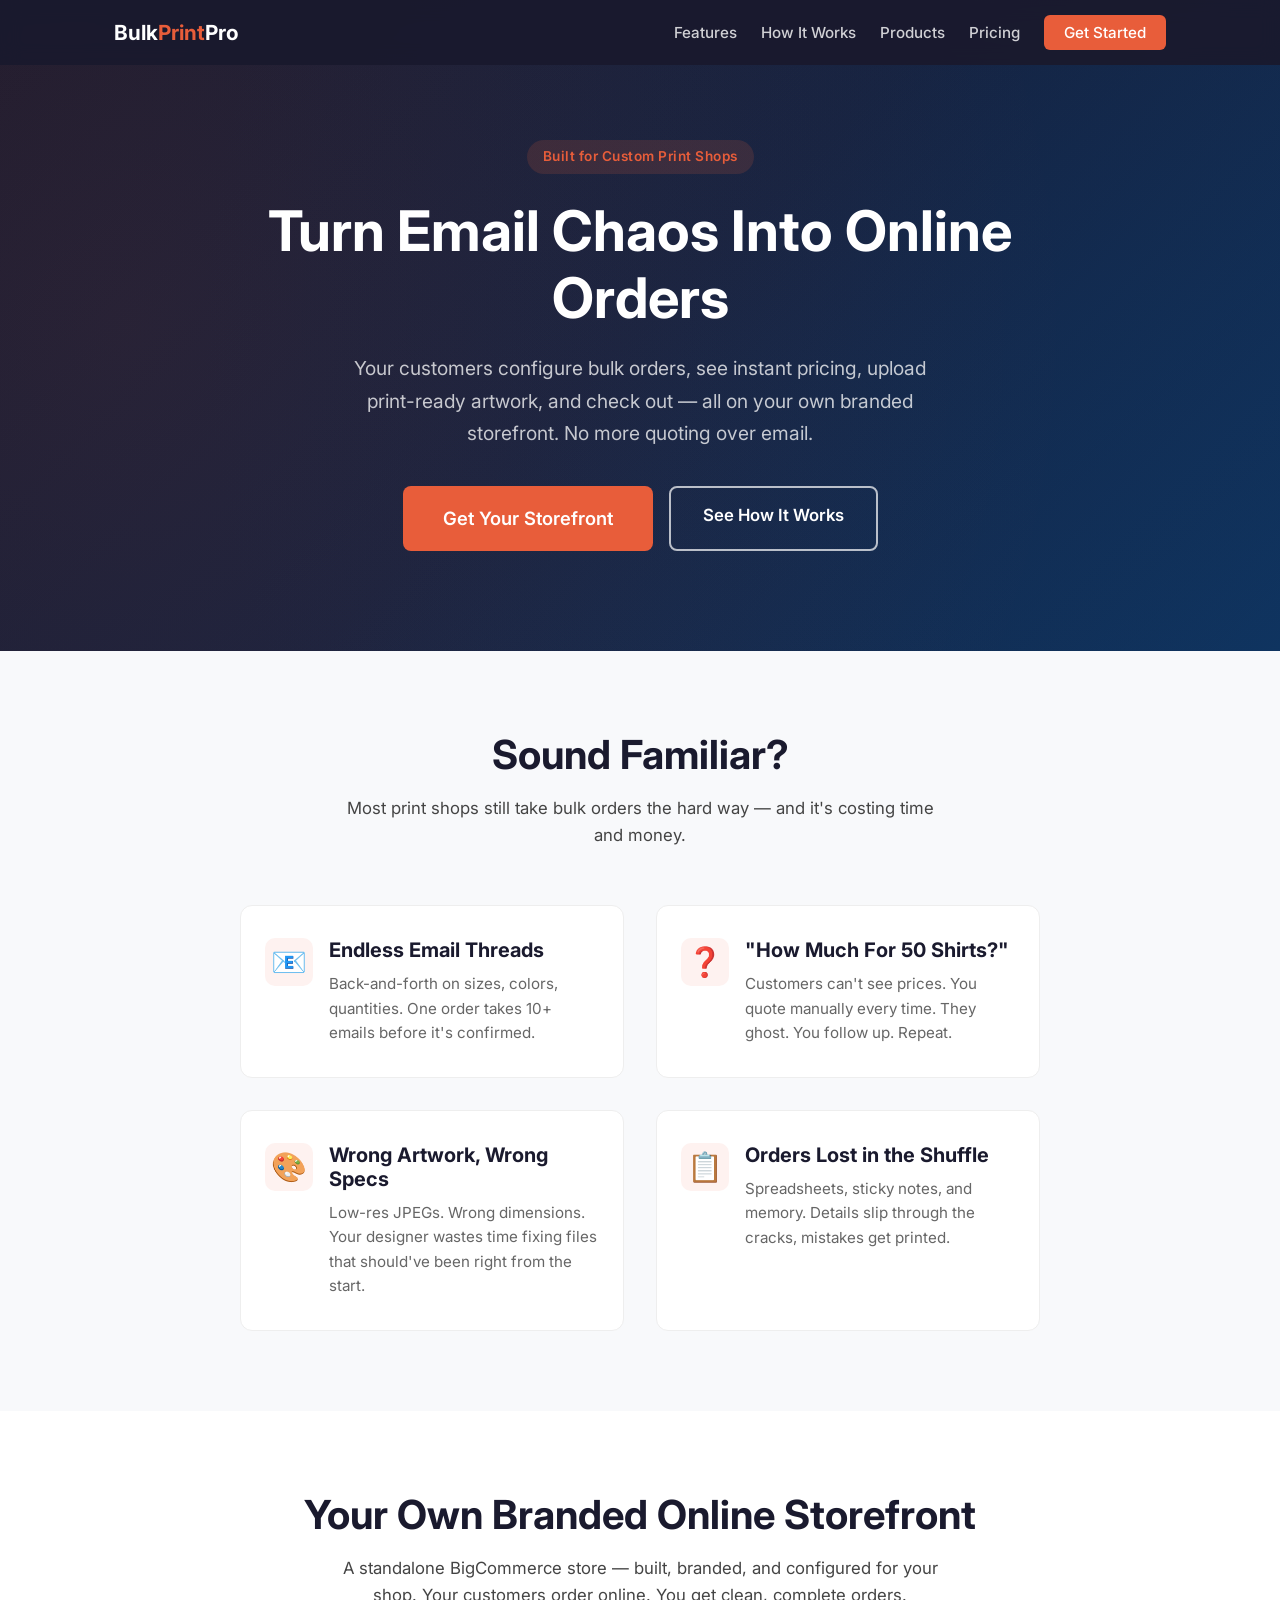
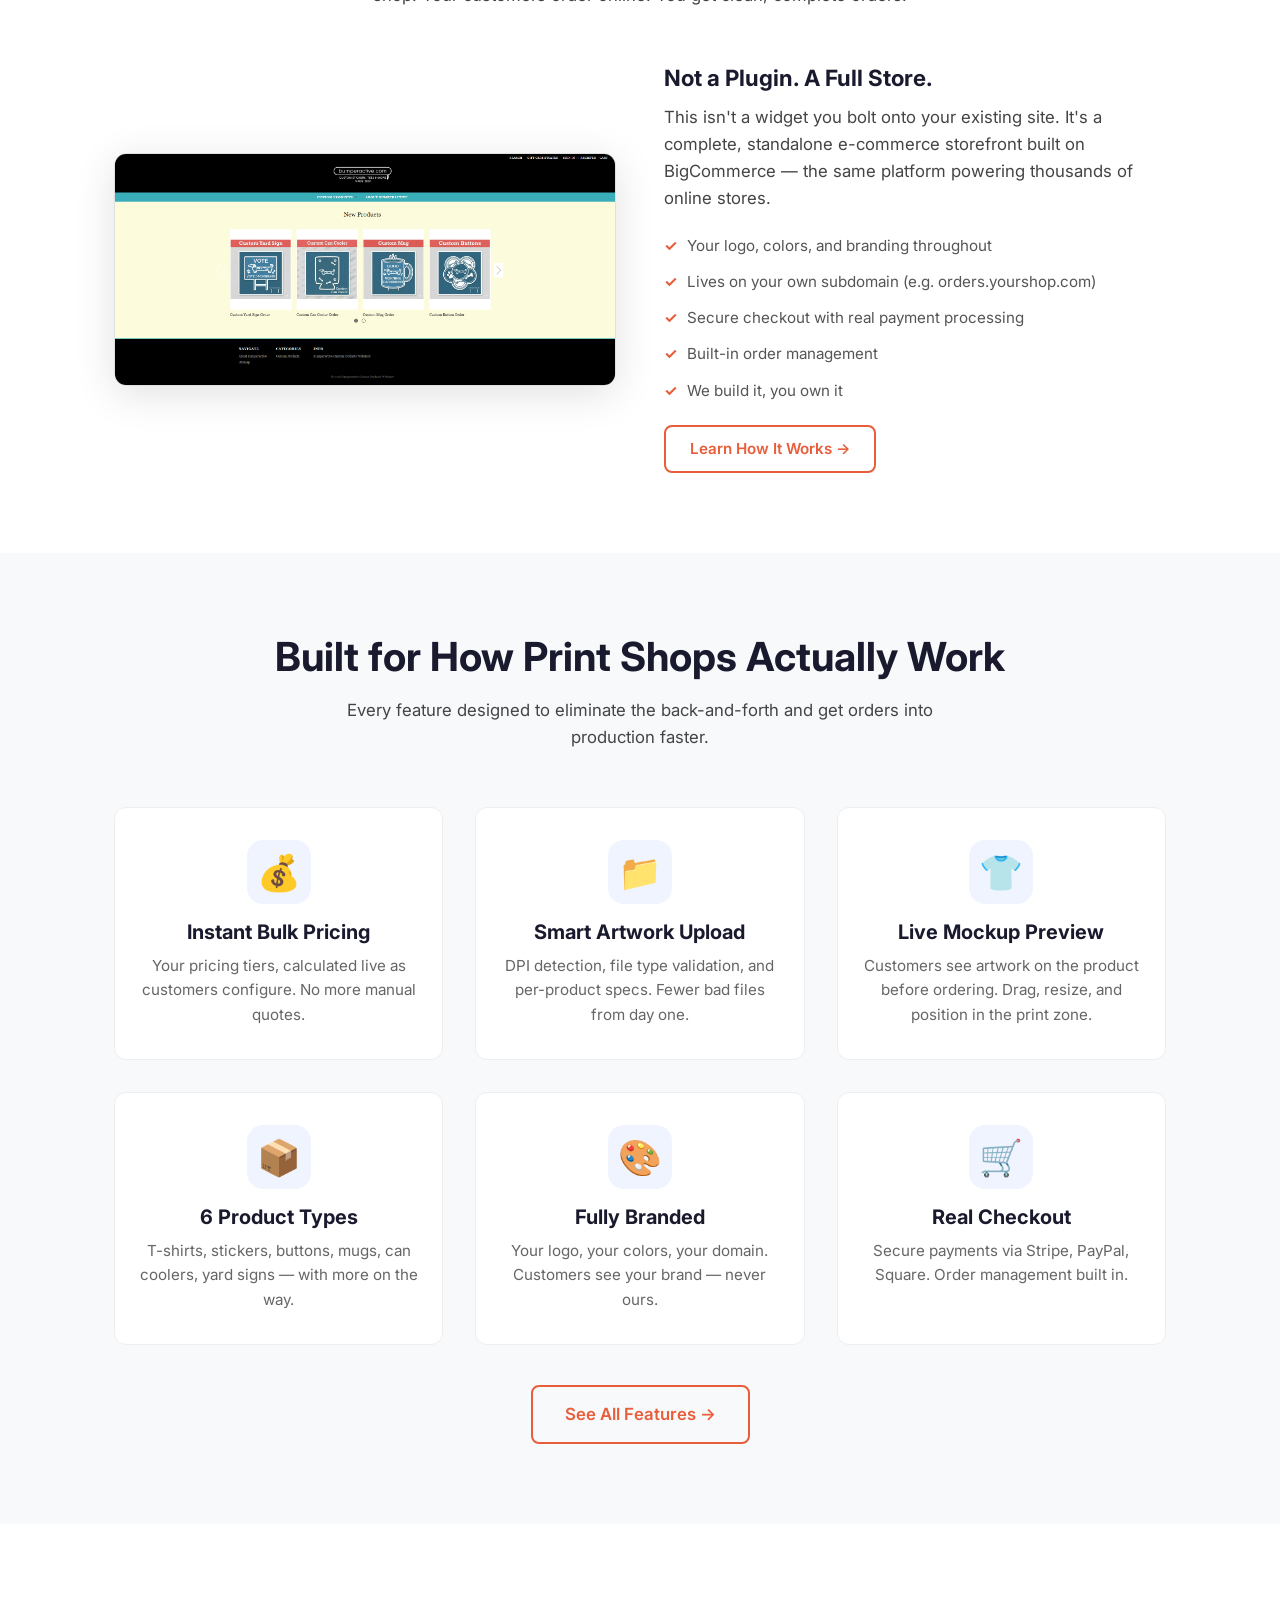
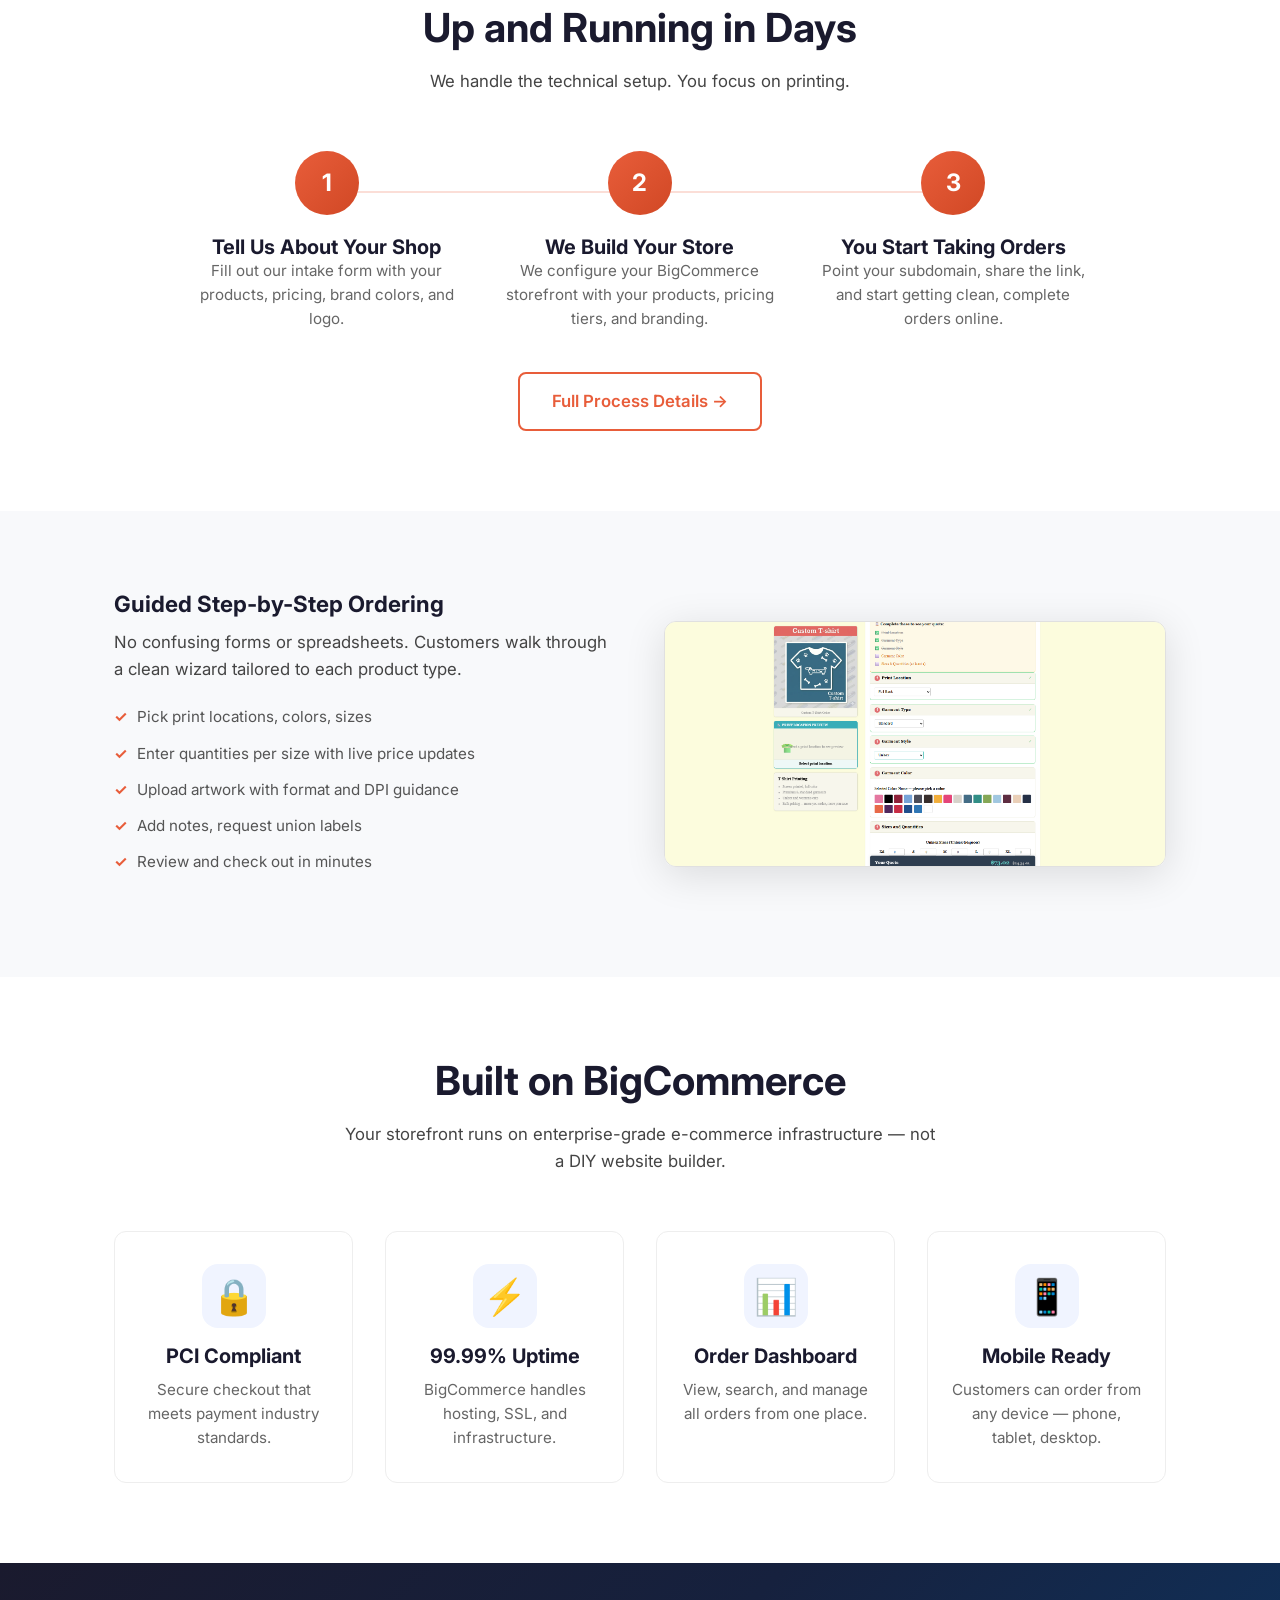
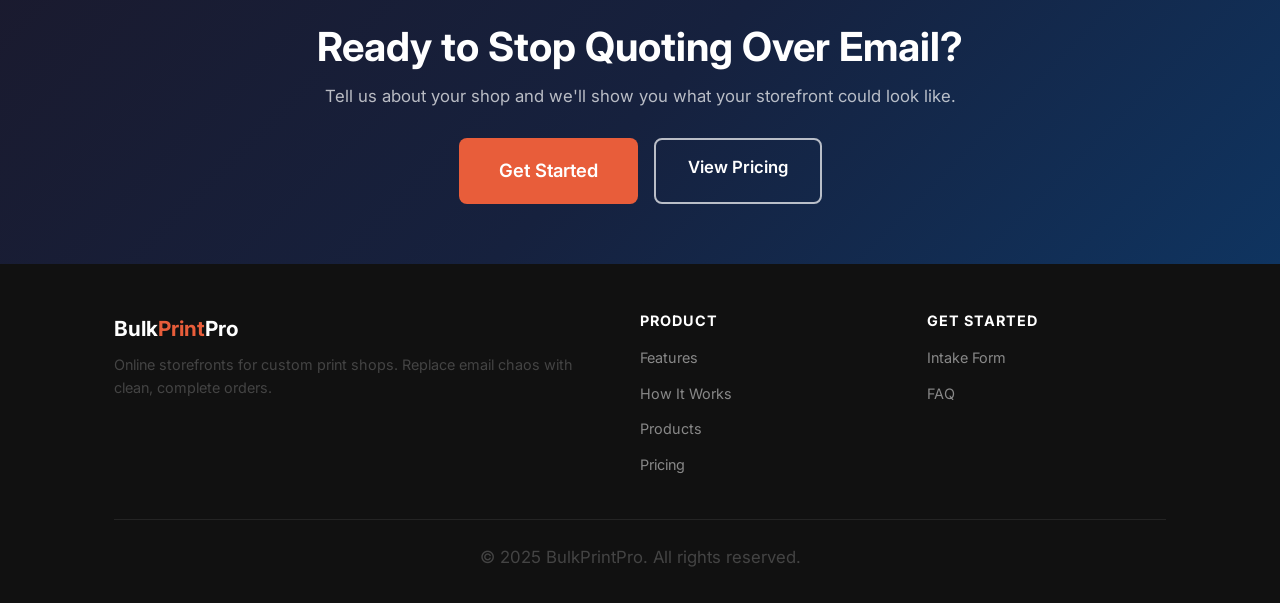
<file: index.html>
<!DOCTYPE html>
<html lang="en">
<head>
  <meta charset="UTF-8">
  <meta name="viewport" content="width=device-width, initial-scale=1.0">
  <title>BulkPrintPro — Online Storefronts for Custom Print Shops</title>
  <meta name="description" content="Give your print shop customers a branded online storefront to configure bulk orders, see instant pricing, upload artwork, and check out. Built on BigCommerce.">
  <link rel="preconnect" href="https://fonts.googleapis.com">
  <link href="https://fonts.googleapis.com/css2?family=Inter:wght@400;500;600;700&display=swap" rel="stylesheet">
  <link rel="stylesheet" href="css/styles.css">
</head>
<body>

  <!-- NAV -->
  <nav class="nav" id="nav">
    <div class="container">
      <a href="/" class="nav-logo">Bulk<span>Print</span>Pro</a>
      <ul class="nav-links" id="navLinks">
        <li><a href="/features.html">Features</a></li>
        <li><a href="/how-it-works.html">How It Works</a></li>
        <li><a href="/products.html">Products</a></li>
        <li><a href="/pricing.html">Pricing</a></li>
        <li><a href="/get-started.html" class="nav-cta">Get Started</a></li>
      </ul>
      <button class="hamburger" id="hamburger" aria-label="Toggle menu">
        <span></span><span></span><span></span>
      </button>
    </div>
  </nav>

  <!-- HERO -->
  <section class="hero">
    <div class="container">
      <div class="hero-badge">Built for Custom Print Shops</div>
      <h1>Turn Email Chaos Into Online Orders</h1>
      <p>Your customers configure bulk orders, see instant pricing, upload print-ready artwork, and check out — all on your own branded storefront. No more quoting over email.</p>
      <div class="hero-buttons">
        <a href="/get-started.html" class="btn btn-primary btn-lg">Get Your Storefront</a>
        <a href="/how-it-works.html" class="btn btn-secondary">See How It Works</a>
      </div>
    </div>
  </section>

  <!-- PROBLEM -->
  <section class="bg-light">
    <div class="container">
      <div class="section-header">
        <h2>Sound Familiar?</h2>
        <p>Most print shops still take bulk orders the hard way — and it's costing time and money.</p>
      </div>
      <div class="card-grid cols-2" style="max-width:800px; margin:0 auto;">
        <div class="card problem-card">
          <div class="problem-icon">📧</div>
          <div>
            <h3>Endless Email Threads</h3>
            <p>Back-and-forth on sizes, colors, quantities. One order takes 10+ emails before it's confirmed.</p>
          </div>
        </div>
        <div class="card problem-card">
          <div class="problem-icon">❓</div>
          <div>
            <h3>"How Much For 50 Shirts?"</h3>
            <p>Customers can't see prices. You quote manually every time. They ghost. You follow up. Repeat.</p>
          </div>
        </div>
        <div class="card problem-card">
          <div class="problem-icon">🎨</div>
          <div>
            <h3>Wrong Artwork, Wrong Specs</h3>
            <p>Low-res JPEGs. Wrong dimensions. Your designer wastes time fixing files that should've been right from the start.</p>
          </div>
        </div>
        <div class="card problem-card">
          <div class="problem-icon">📋</div>
          <div>
            <h3>Orders Lost in the Shuffle</h3>
            <p>Spreadsheets, sticky notes, and memory. Details slip through the cracks, mistakes get printed.</p>
          </div>
        </div>
      </div>
    </div>
  </section>

  <!-- SOLUTION OVERVIEW -->
  <section>
    <div class="container">
      <div class="section-header">
        <h2>Your Own Branded Online Storefront</h2>
        <p>A standalone BigCommerce store — built, branded, and configured for your shop. Your customers order online. You get clean, complete orders.</p>
      </div>
      <div class="screenshot-section">
        <div class="screenshot-img">
          <img src="images/homepage.png" alt="Branded storefront homepage">
        </div>
        <div class="screenshot-text">
          <h3>Not a Plugin. A Full Store.</h3>
          <p>This isn't a widget you bolt onto your existing site. It's a complete, standalone e-commerce storefront built on BigCommerce — the same platform powering thousands of online stores.</p>
          <ul>
            <li>Your logo, colors, and branding throughout</li>
            <li>Lives on your own subdomain (e.g. orders.yourshop.com)</li>
            <li>Secure checkout with real payment processing</li>
            <li>Built-in order management</li>
            <li>We build it, you own it</li>
          </ul>
          <a href="/how-it-works.html" class="btn btn-outline btn-sm">Learn How It Works →</a>
        </div>
      </div>
    </div>
  </section>

  <!-- FEATURE HIGHLIGHTS -->
  <section class="bg-light">
    <div class="container">
      <div class="section-header">
        <h2>Built for How Print Shops Actually Work</h2>
        <p>Every feature designed to eliminate the back-and-forth and get orders into production faster.</p>
      </div>
      <div class="card-grid cols-3">
        <div class="card card-centered">
          <div class="card-icon">💰</div>
          <h3>Instant Bulk Pricing</h3>
          <p>Your pricing tiers, calculated live as customers configure. No more manual quotes.</p>
        </div>
        <div class="card card-centered">
          <div class="card-icon">📁</div>
          <h3>Smart Artwork Upload</h3>
          <p>DPI detection, file type validation, and per-product specs. Fewer bad files from day one.</p>
        </div>
        <div class="card card-centered">
          <div class="card-icon">👕</div>
          <h3>Live Mockup Preview</h3>
          <p>Customers see artwork on the product before ordering. Drag, resize, and position in the print zone.</p>
        </div>
        <div class="card card-centered">
          <div class="card-icon">📦</div>
          <h3>6 Product Types</h3>
          <p>T-shirts, stickers, buttons, mugs, can coolers, yard signs — with more on the way.</p>
        </div>
        <div class="card card-centered">
          <div class="card-icon">🎨</div>
          <h3>Fully Branded</h3>
          <p>Your logo, your colors, your domain. Customers see your brand — never ours.</p>
        </div>
        <div class="card card-centered">
          <div class="card-icon">🛒</div>
          <h3>Real Checkout</h3>
          <p>Secure payments via Stripe, PayPal, Square. Order management built in.</p>
        </div>
      </div>
      <div class="text-center mt-40">
        <a href="/features.html" class="btn btn-outline">See All Features →</a>
      </div>
    </div>
  </section>

  <!-- HOW IT WORKS PREVIEW -->
  <section>
    <div class="container">
      <div class="section-header">
        <h2>Up and Running in Days</h2>
        <p>We handle the technical setup. You focus on printing.</p>
      </div>
      <div class="steps">
        <div class="step">
          <div class="step-number">1</div>
          <h3>Tell Us About Your Shop</h3>
          <p>Fill out our intake form with your products, pricing, brand colors, and logo.</p>
        </div>
        <div class="step">
          <div class="step-number">2</div>
          <h3>We Build Your Store</h3>
          <p>We configure your BigCommerce storefront with your products, pricing tiers, and branding.</p>
        </div>
        <div class="step">
          <div class="step-number">3</div>
          <h3>You Start Taking Orders</h3>
          <p>Point your subdomain, share the link, and start getting clean, complete orders online.</p>
        </div>
      </div>
      <div class="text-center mt-40">
        <a href="/how-it-works.html" class="btn btn-outline">Full Process Details →</a>
      </div>
    </div>
  </section>

  <!-- CONFIGURATOR PREVIEW -->
  <section class="bg-light">
    <div class="container">
      <div class="screenshot-section reversed">
        <div class="screenshot-img">
          <img src="images/configurator.png" alt="Product configurator in action">
        </div>
        <div class="screenshot-text">
          <h3>Guided Step-by-Step Ordering</h3>
          <p>No confusing forms or spreadsheets. Customers walk through a clean wizard tailored to each product type.</p>
          <ul>
            <li>Pick print locations, colors, sizes</li>
            <li>Enter quantities per size with live price updates</li>
            <li>Upload artwork with format and DPI guidance</li>
            <li>Add notes, request union labels</li>
            <li>Review and check out in minutes</li>
          </ul>
        </div>
      </div>
    </div>
  </section>

  <!-- SOCIAL PROOF / TRUST -->
  <section>
    <div class="container">
      <div class="section-header">
        <h2>Built on BigCommerce</h2>
        <p>Your storefront runs on enterprise-grade e-commerce infrastructure — not a DIY website builder.</p>
      </div>
      <div class="card-grid cols-4">
        <div class="card card-centered">
          <div class="card-icon">🔒</div>
          <h3>PCI Compliant</h3>
          <p>Secure checkout that meets payment industry standards.</p>
        </div>
        <div class="card card-centered">
          <div class="card-icon">⚡</div>
          <h3>99.99% Uptime</h3>
          <p>BigCommerce handles hosting, SSL, and infrastructure.</p>
        </div>
        <div class="card card-centered">
          <div class="card-icon">📊</div>
          <h3>Order Dashboard</h3>
          <p>View, search, and manage all orders from one place.</p>
        </div>
        <div class="card card-centered">
          <div class="card-icon">📱</div>
          <h3>Mobile Ready</h3>
          <p>Customers can order from any device — phone, tablet, desktop.</p>
        </div>
      </div>
    </div>
  </section>

  <!-- CTA -->
  <section class="cta-banner bg-dark">
    <div class="container">
      <h2>Ready to Stop Quoting Over Email?</h2>
      <p>Tell us about your shop and we'll show you what your storefront could look like.</p>
      <div class="hero-buttons">
        <a href="/get-started.html" class="btn btn-primary btn-lg">Get Started</a>
        <a href="/pricing.html" class="btn btn-secondary">View Pricing</a>
      </div>
    </div>
  </section>

  <!-- FOOTER -->
  <footer class="footer">
    <div class="container">
      <div class="footer-grid">
        <div class="footer-brand">
          <div class="nav-logo">Bulk<span>Print</span>Pro</div>
          <p>Online storefronts for custom print shops. Replace email chaos with clean, complete orders.</p>
        </div>
        <div>
          <h4>Product</h4>
          <ul class="footer-links">
            <li><a href="/features.html">Features</a></li>
            <li><a href="/how-it-works.html">How It Works</a></li>
            <li><a href="/products.html">Products</a></li>
            <li><a href="/pricing.html">Pricing</a></li>
          </ul>
        </div>
        <div>
          <h4>Get Started</h4>
          <ul class="footer-links">
            <li><a href="/get-started.html">Intake Form</a></li>
            <li><a href="/pricing.html#faq">FAQ</a></li>
          </ul>
        </div>
      </div>
      <div class="footer-bottom">
        <p>&copy; 2025 BulkPrintPro. All rights reserved.</p>
      </div>
    </div>
  </footer>

  <script src="js/main.js"></script>
</body>
</html>
</file>
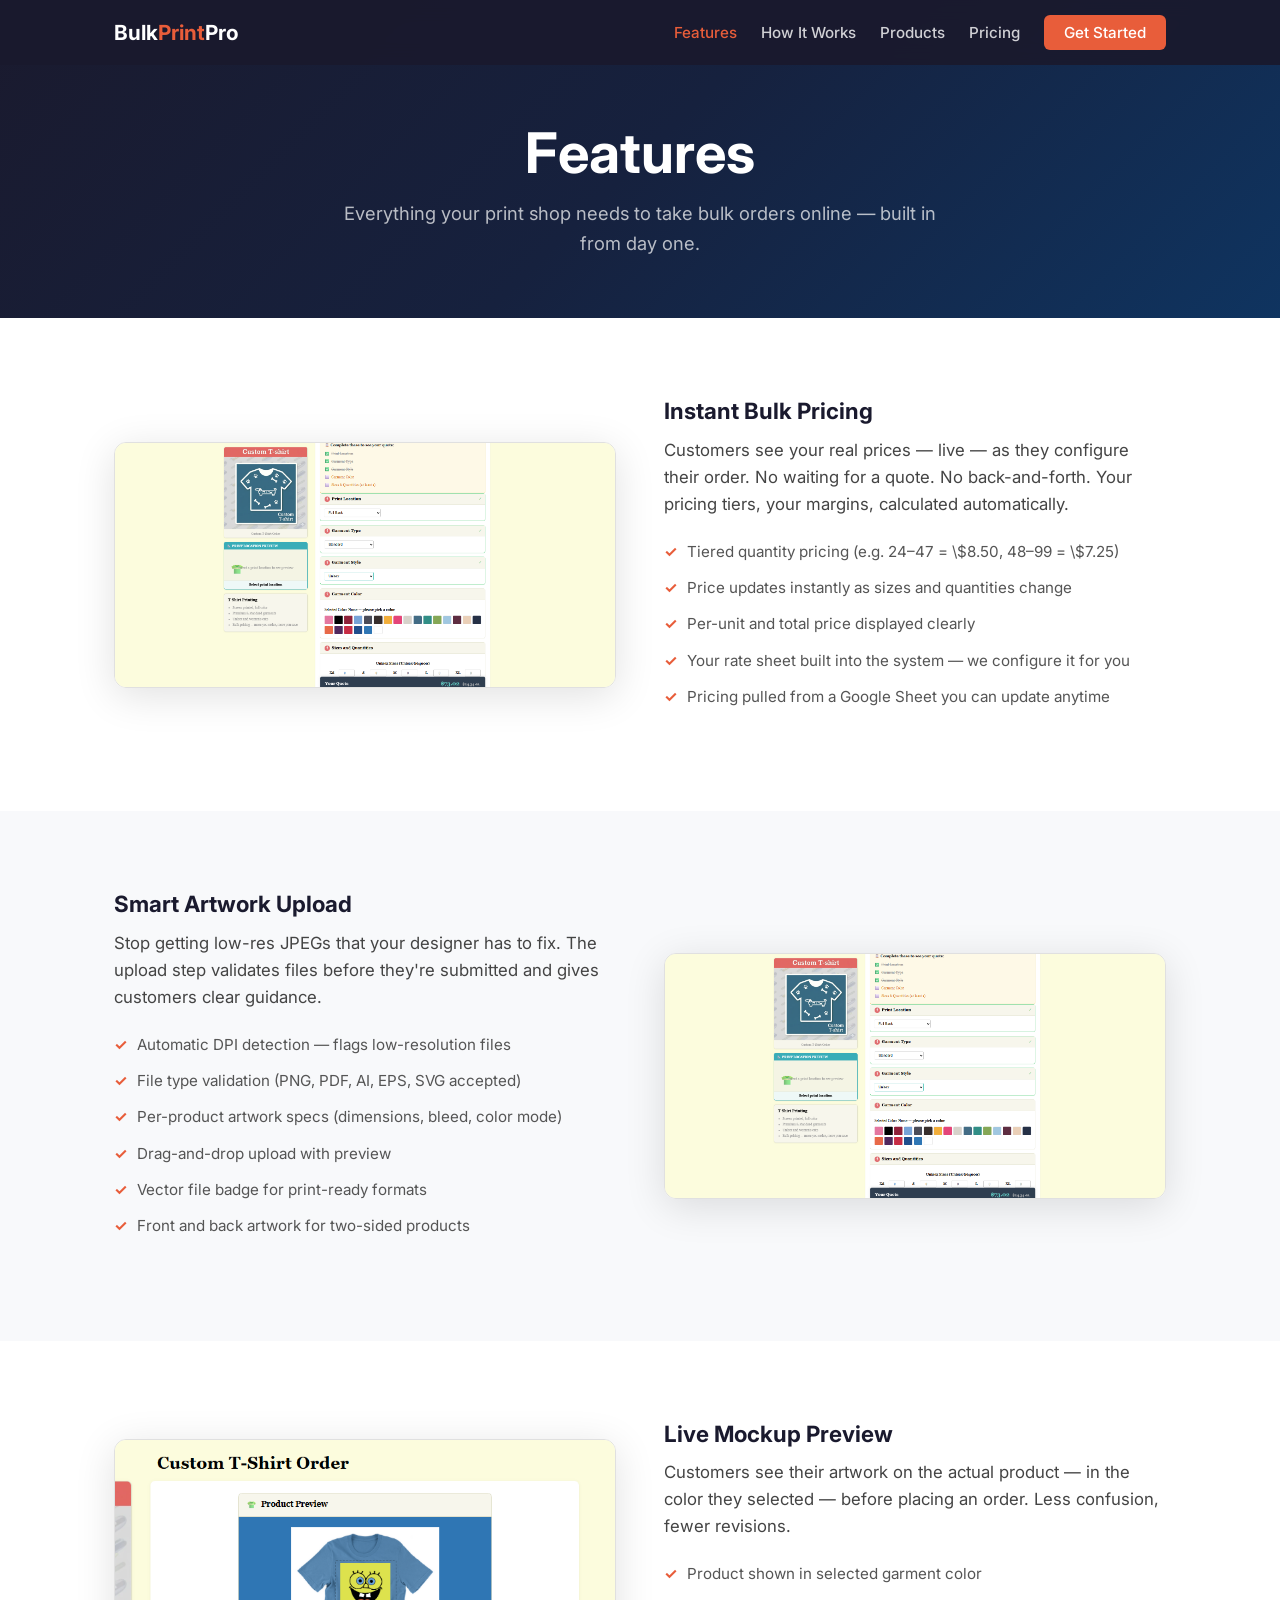
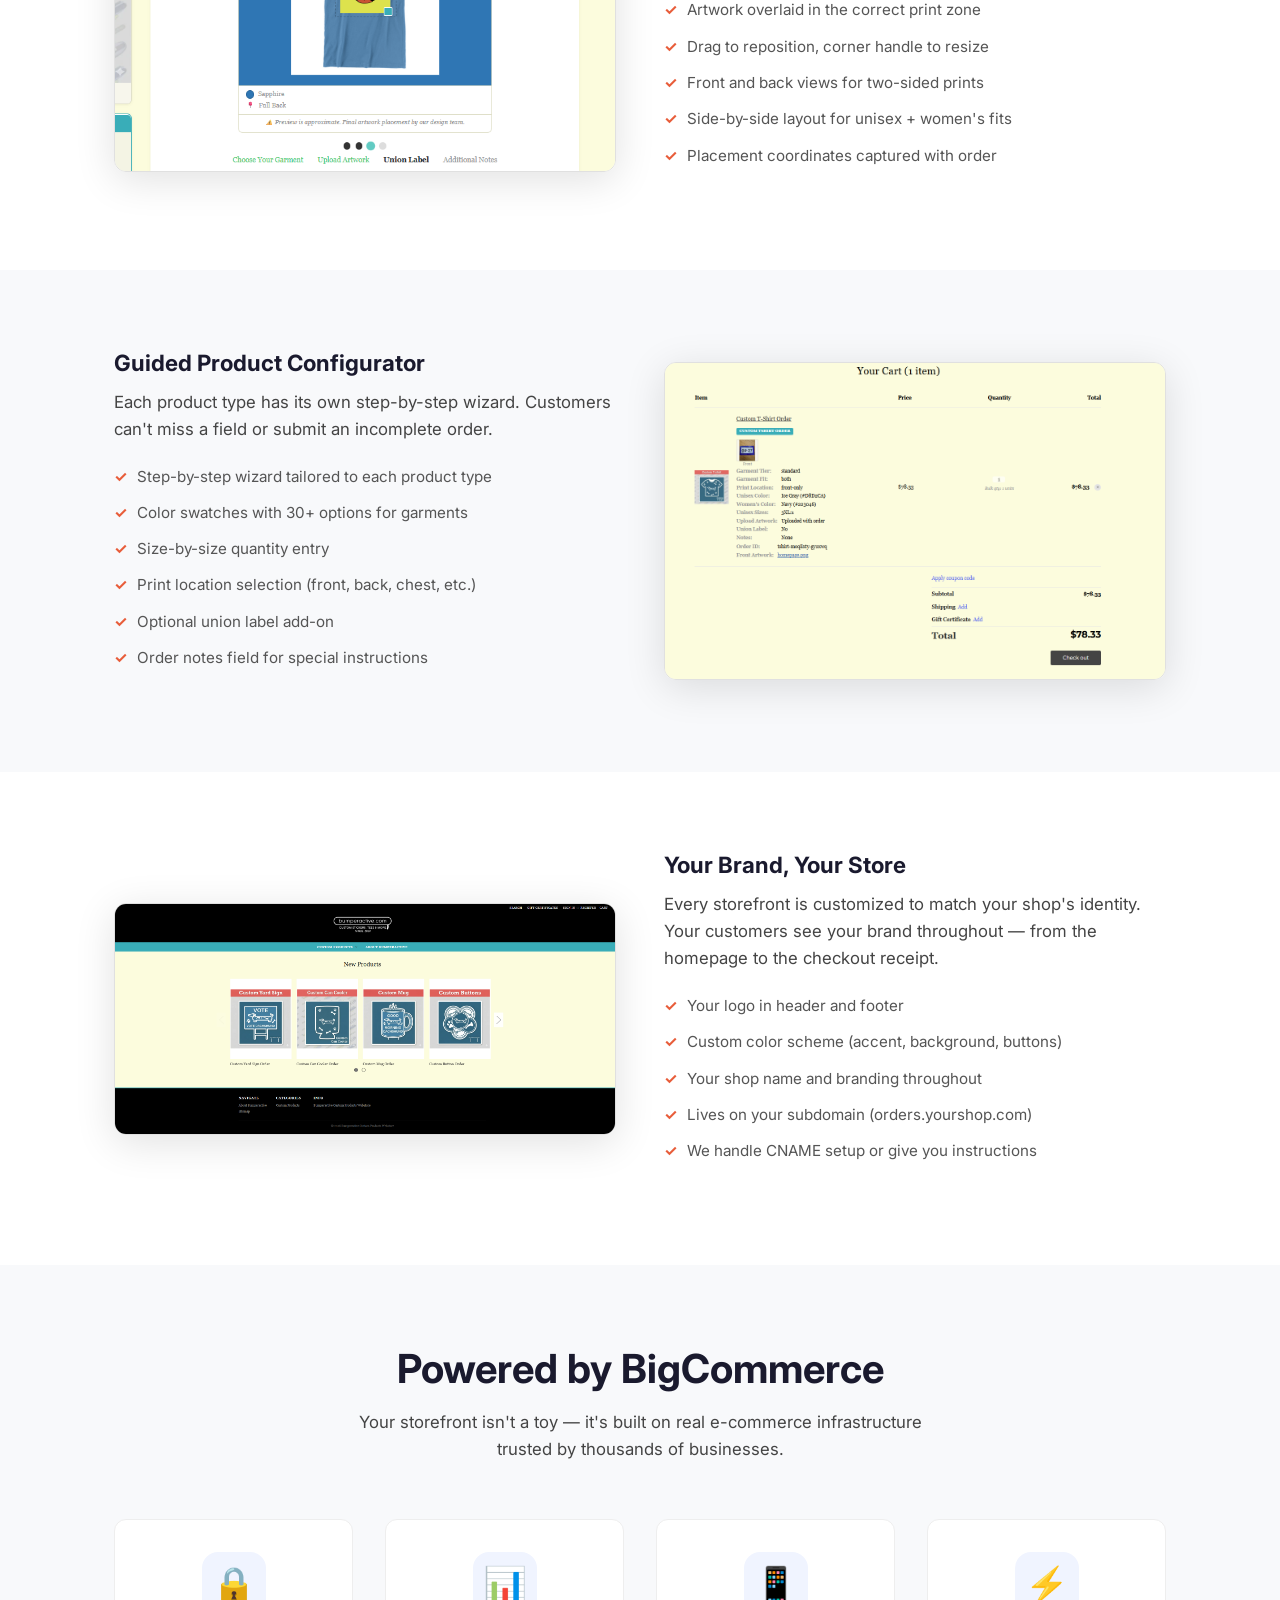
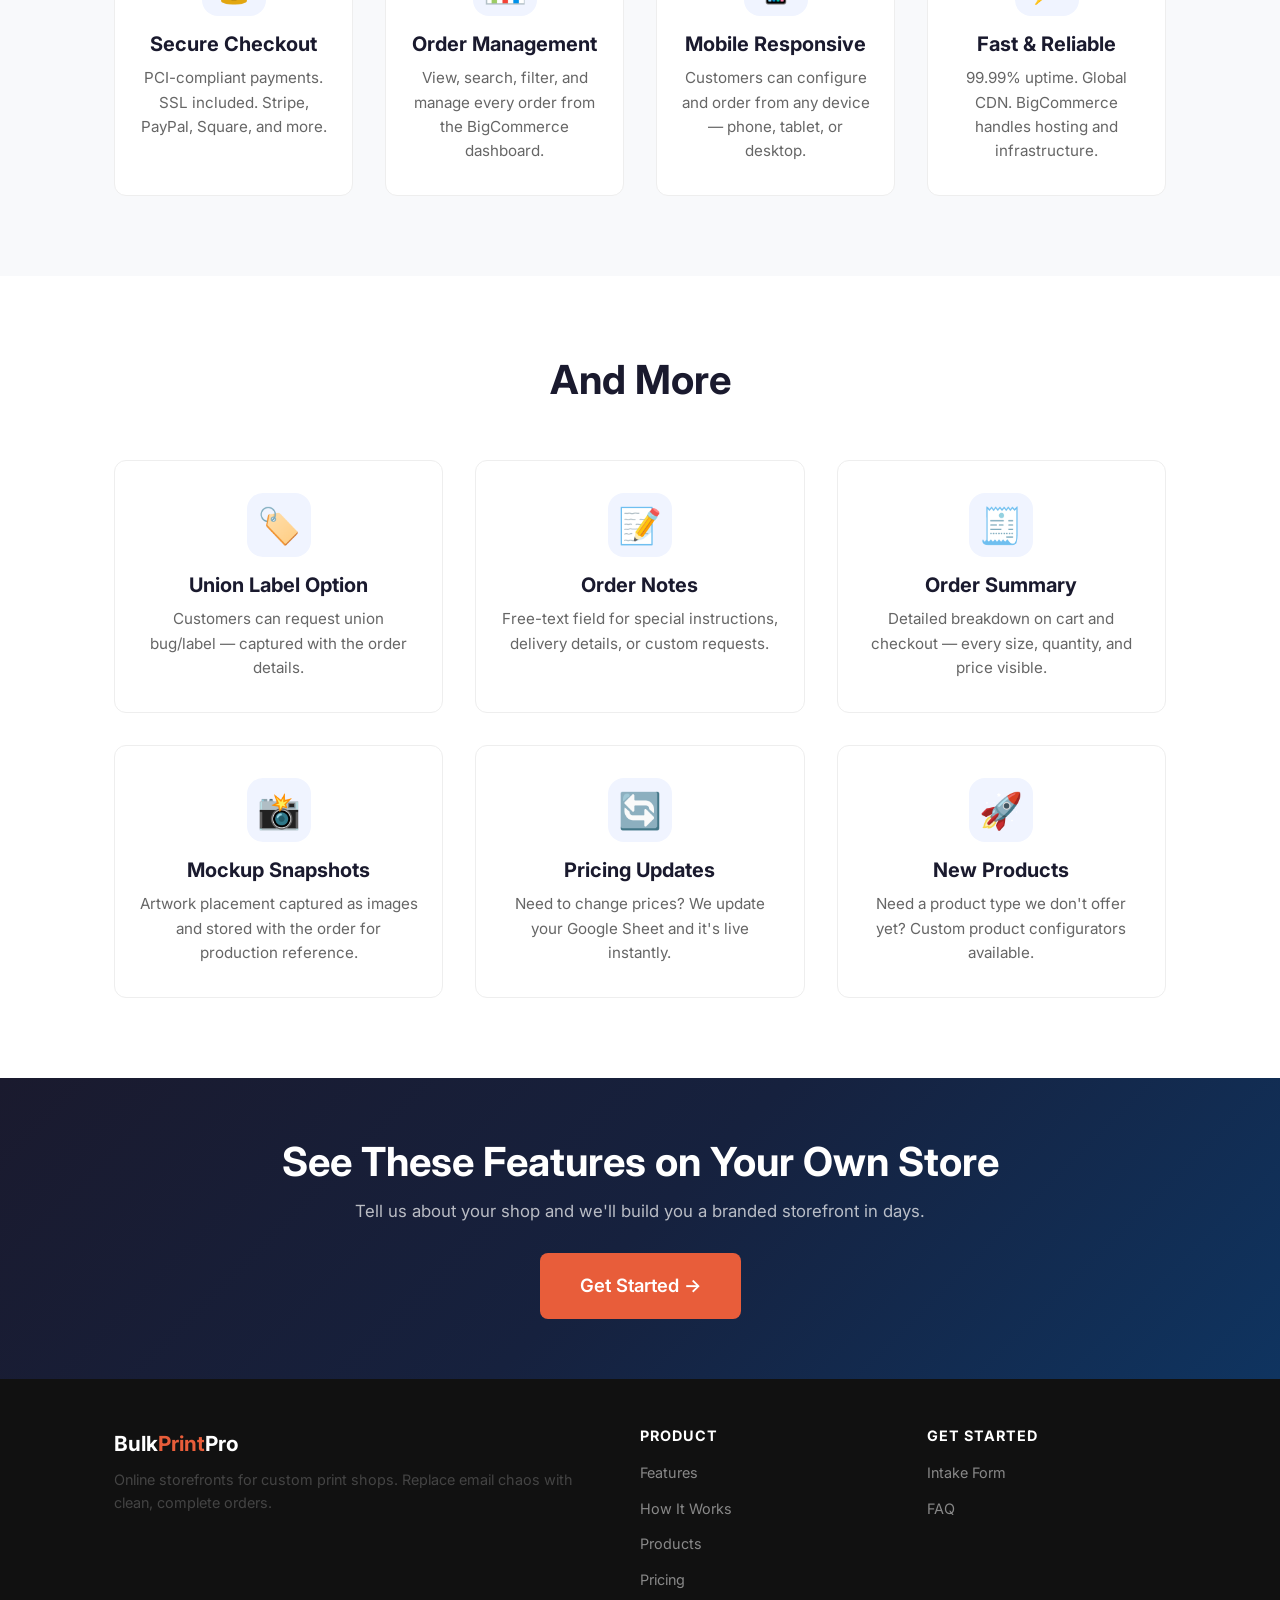
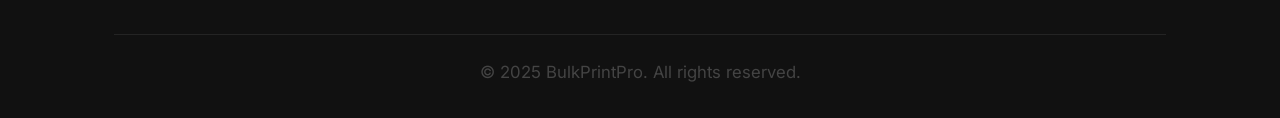
<file: features.html>
<!DOCTYPE html>
<html lang="en">
<head>
  <meta charset="UTF-8">
  <meta name="viewport" content="width=device-width, initial-scale=1.0">
  <title>Features — BulkPrintPro</title>
  <meta name="description" content="Instant bulk pricing, smart artwork uploads, live mockup previews, and more. See every feature of your BulkPrintPro storefront.">
  <link rel="preconnect" href="https://fonts.googleapis.com">
  <link href="https://fonts.googleapis.com/css2?family=Inter:wght@400;500;600;700&display=swap" rel="stylesheet">
  <link rel="stylesheet" href="css/styles.css">
</head>
<body>

  <!-- NAV -->
  <nav class="nav" id="nav">
    <div class="container">
      <a href="/" class="nav-logo">Bulk<span>Print</span>Pro</a>
      <ul class="nav-links" id="navLinks">
        <li><a href="/features.html" class="active">Features</a></li>
        <li><a href="/how-it-works.html">How It Works</a></li>
        <li><a href="/products.html">Products</a></li>
        <li><a href="/pricing.html">Pricing</a></li>
        <li><a href="/get-started.html" class="nav-cta">Get Started</a></li>
      </ul>
      <button class="hamburger" id="hamburger" aria-label="Toggle menu">
        <span></span><span></span><span></span>
      </button>
    </div>
  </nav>

  <!-- HEADER -->
  <section class="page-header">
    <div class="container">
      <h1>Features</h1>
      <p>Everything your print shop needs to take bulk orders online — built in from day one.</p>
    </div>
  </section>

  <!-- INSTANT PRICING -->
  <section>
    <div class="container">
      <div class="screenshot-section">
        <div class="screenshot-img">
          <img src="images/configurator.png" alt="Live pricing configurator">
        </div>
        <div class="screenshot-text">
          <h3>Instant Bulk Pricing</h3>
          <p>Customers see your real prices — live — as they configure their order. No waiting for a quote. No back-and-forth. Your pricing tiers, your margins, calculated automatically.</p>
          <ul>
            <li>Tiered quantity pricing (e.g. 24–47 = \$8.50, 48–99 = \$7.25)</li>
            <li>Price updates instantly as sizes and quantities change</li>
            <li>Per-unit and total price displayed clearly</li>
            <li>Your rate sheet built into the system — we configure it for you</li>
            <li>Pricing pulled from a Google Sheet you can update anytime</li>
          </ul>
        </div>
      </div>
    </div>
  </section>

  <!-- ARTWORK UPLOAD -->
  <section class="bg-light">
    <div class="container">
      <div class="screenshot-section reversed">
        <div class="screenshot-img">
          <img src="images/configurator.png" alt="Artwork upload step">
        </div>
        <div class="screenshot-text">
          <h3>Smart Artwork Upload</h3>
          <p>Stop getting low-res JPEGs that your designer has to fix. The upload step validates files before they're submitted and gives customers clear guidance.</p>
          <ul>
            <li>Automatic DPI detection — flags low-resolution files</li>
            <li>File type validation (PNG, PDF, AI, EPS, SVG accepted)</li>
            <li>Per-product artwork specs (dimensions, bleed, color mode)</li>
            <li>Drag-and-drop upload with preview</li>
            <li>Vector file badge for print-ready formats</li>
            <li>Front and back artwork for two-sided products</li>
          </ul>
        </div>
      </div>
    </div>
  </section>

  <!-- MOCKUP PREVIEW -->
  <section>
    <div class="container">
      <div class="screenshot-section">
        <div class="screenshot-img">
          <img src="images/mockup.png" alt="T-shirt mockup preview">
        </div>
        <div class="screenshot-text">
          <h3>Live Mockup Preview</h3>
          <p>Customers see their artwork on the actual product — in the color they selected — before placing an order. Less confusion, fewer revisions.</p>
          <ul>
            <li>Product shown in selected garment color</li>
            <li>Artwork overlaid in the correct print zone</li>
            <li>Drag to reposition, corner handle to resize</li>
            <li>Front and back views for two-sided prints</li>
            <li>Side-by-side layout for unisex + women's fits</li>
            <li>Placement coordinates captured with order</li>
          </ul>
        </div>
      </div>
    </div>
  </section>

  <!-- STEP-BY-STEP CONFIGURATOR -->
  <section class="bg-light">
    <div class="container">
      <div class="screenshot-section reversed">
        <div class="screenshot-img">
          <img src="images/cart.png" alt="Cart with order details">
        </div>
        <div class="screenshot-text">
          <h3>Guided Product Configurator</h3>
          <p>Each product type has its own step-by-step wizard. Customers can't miss a field or submit an incomplete order.</p>
          <ul>
            <li>Step-by-step wizard tailored to each product type</li>
            <li>Color swatches with 30+ options for garments</li>
            <li>Size-by-size quantity entry</li>
            <li>Print location selection (front, back, chest, etc.)</li>
            <li>Optional union label add-on</li>
            <li>Order notes field for special instructions</li>
          </ul>
        </div>
      </div>
    </div>
  </section>

  <!-- BRANDING -->
  <section>
    <div class="container">
      <div class="screenshot-section">
        <div class="screenshot-img">
          <img src="images/homepage.png" alt="Branded storefront example">
        </div>
        <div class="screenshot-text">
          <h3>Your Brand, Your Store</h3>
          <p>Every storefront is customized to match your shop's identity. Your customers see your brand throughout — from the homepage to the checkout receipt.</p>
          <ul>
            <li>Your logo in header and footer</li>
            <li>Custom color scheme (accent, background, buttons)</li>
            <li>Your shop name and branding throughout</li>
            <li>Lives on your subdomain (orders.yourshop.com)</li>
            <li>We handle CNAME setup or give you instructions</li>
          </ul>
        </div>
      </div>
    </div>
  </section>

  <!-- BIGCOMMERCE PLATFORM -->
  <section class="bg-light">
    <div class="container">
      <div class="section-header">
        <h2>Powered by BigCommerce</h2>
        <p>Your storefront isn't a toy — it's built on real e-commerce infrastructure trusted by thousands of businesses.</p>
      </div>
      <div class="card-grid cols-4">
        <div class="card card-centered">
          <div class="card-icon">🔒</div>
          <h3>Secure Checkout</h3>
          <p>PCI-compliant payments. SSL included. Stripe, PayPal, Square, and more.</p>
        </div>
        <div class="card card-centered">
          <div class="card-icon">📊</div>
          <h3>Order Management</h3>
          <p>View, search, filter, and manage every order from the BigCommerce dashboard.</p>
        </div>
        <div class="card card-centered">
          <div class="card-icon">📱</div>
          <h3>Mobile Responsive</h3>
          <p>Customers can configure and order from any device — phone, tablet, or desktop.</p>
        </div>
        <div class="card card-centered">
          <div class="card-icon">⚡</div>
          <h3>Fast & Reliable</h3>
          <p>99.99% uptime. Global CDN. BigCommerce handles hosting and infrastructure.</p>
        </div>
      </div>
    </div>
  </section>

  <!-- ADDITIONAL FEATURES -->
  <section>
    <div class="container">
      <div class="section-header">
        <h2>And More</h2>
      </div>
      <div class="card-grid cols-3">
        <div class="card card-centered">
          <div class="card-icon">🏷️</div>
          <h3>Union Label Option</h3>
          <p>Customers can request union bug/label — captured with the order details.</p>
        </div>
        <div class="card card-centered">
          <div class="card-icon">📝</div>
          <h3>Order Notes</h3>
          <p>Free-text field for special instructions, delivery details, or custom requests.</p>
        </div>
        <div class="card card-centered">
          <div class="card-icon">🧾</div>
          <h3>Order Summary</h3>
          <p>Detailed breakdown on cart and checkout — every size, quantity, and price visible.</p>
        </div>
        <div class="card card-centered">
          <div class="card-icon">📸</div>
          <h3>Mockup Snapshots</h3>
          <p>Artwork placement captured as images and stored with the order for production reference.</p>
        </div>
        <div class="card card-centered">
          <div class="card-icon">🔄</div>
          <h3>Pricing Updates</h3>
          <p>Need to change prices? We update your Google Sheet and it's live instantly.</p>
        </div>
        <div class="card card-centered">
          <div class="card-icon">🚀</div>
          <h3>New Products</h3>
          <p>Need a product type we don't offer yet? Custom product configurators available.</p>
        </div>
      </div>
    </div>
  </section>

  <!-- CTA -->
  <section class="cta-banner bg-dark">
    <div class="container">
      <h2>See These Features on Your Own Store</h2>
      <p>Tell us about your shop and we'll build you a branded storefront in days.</p>
      <a href="/get-started.html" class="btn btn-primary btn-lg">Get Started →</a>
    </div>
  </section>

  <!-- FOOTER -->
  <footer class="footer">
    <div class="container">
      <div class="footer-grid">
        <div class="footer-brand">
          <div class="nav-logo">Bulk<span>Print</span>Pro</div>
          <p>Online storefronts for custom print shops. Replace email chaos with clean, complete orders.</p>
        </div>
        <div>
          <h4>Product</h4>
          <ul class="footer-links">
            <li><a href="/features.html">Features</a></li>
            <li><a href="/how-it-works.html">How It Works</a></li>
            <li><a href="/products.html">Products</a></li>
            <li><a href="/pricing.html">Pricing</a></li>
          </ul>
        </div>
        <div>
          <h4>Get Started</h4>
          <ul class="footer-links">
            <li><a href="/get-started.html">Intake Form</a></li>
            <li><a href="/pricing.html#faq">FAQ</a></li>
          </ul>
        </div>
      </div>
      <div class="footer-bottom">
        <p>&copy; 2025 BulkPrintPro. All rights reserved.</p>
      </div>
    </div>
  </footer>

  <script src="js/main.js"></script>
</body>
</html>
</file>
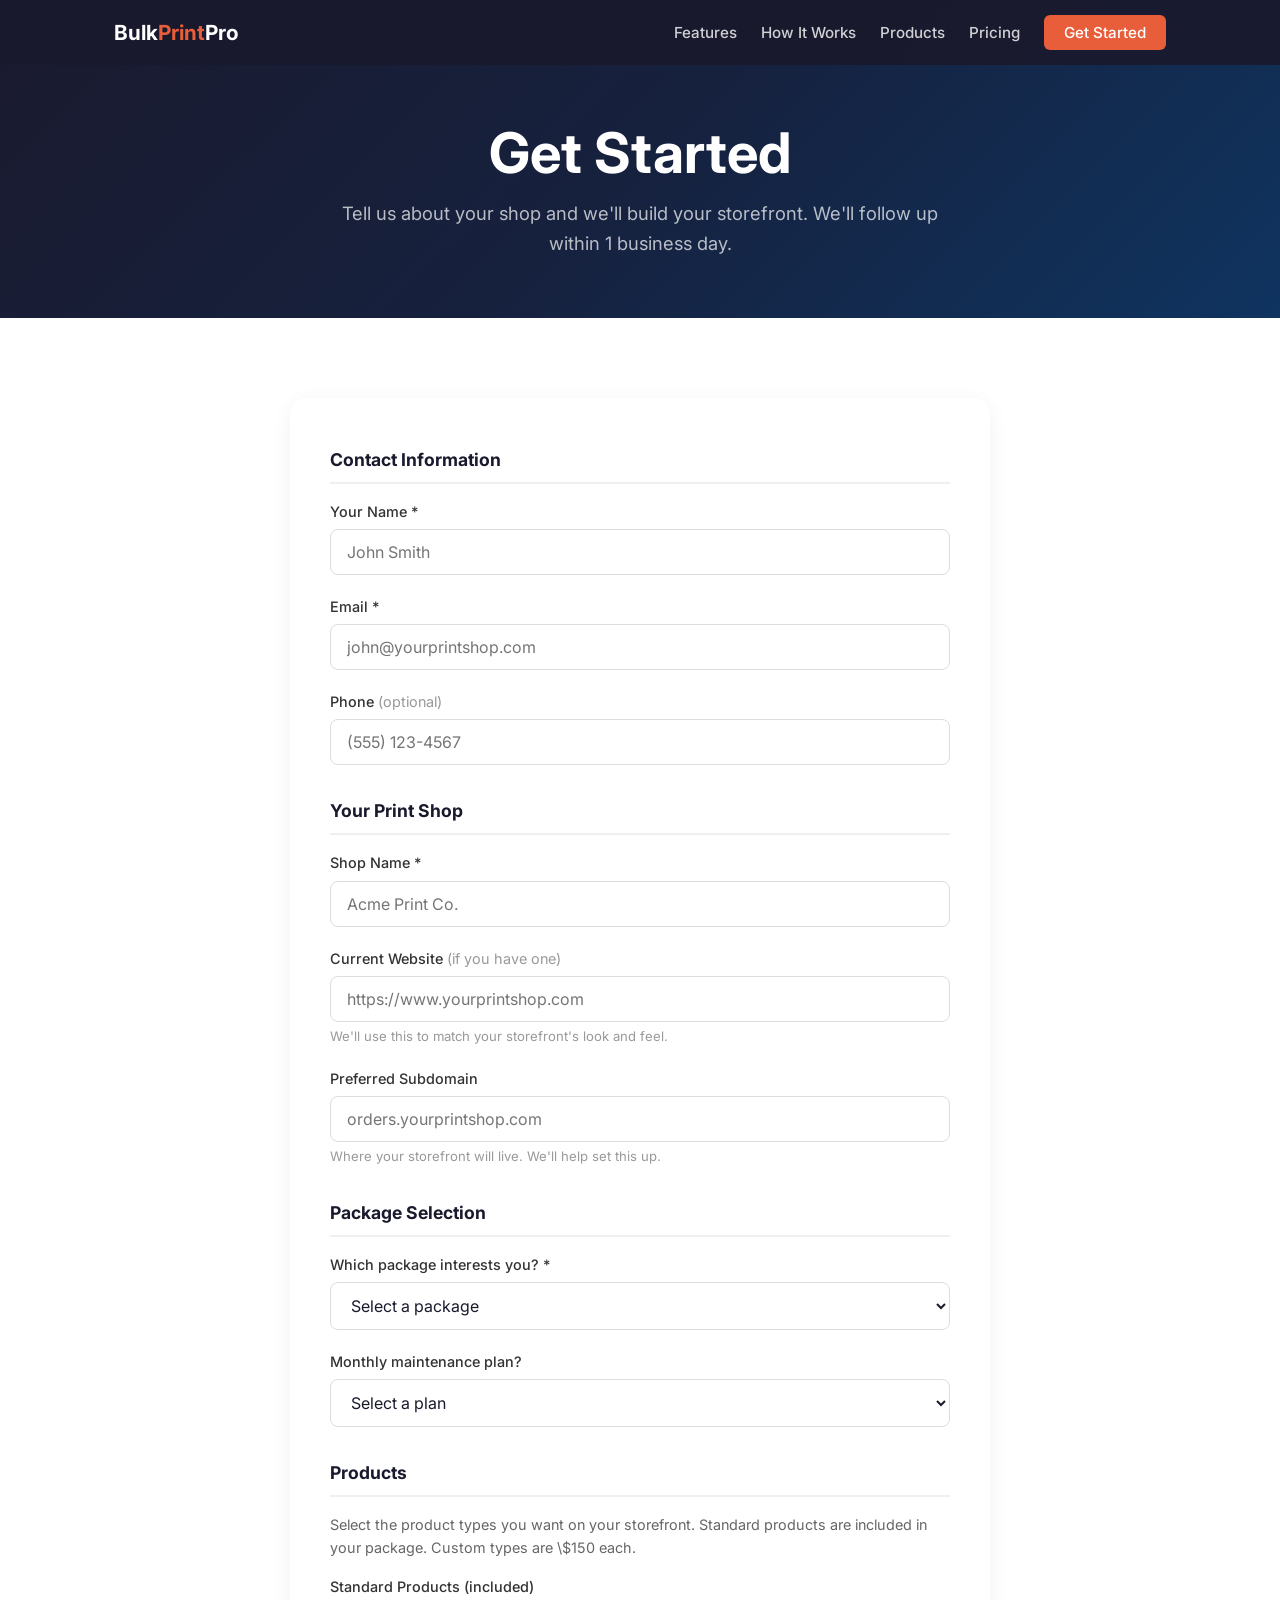
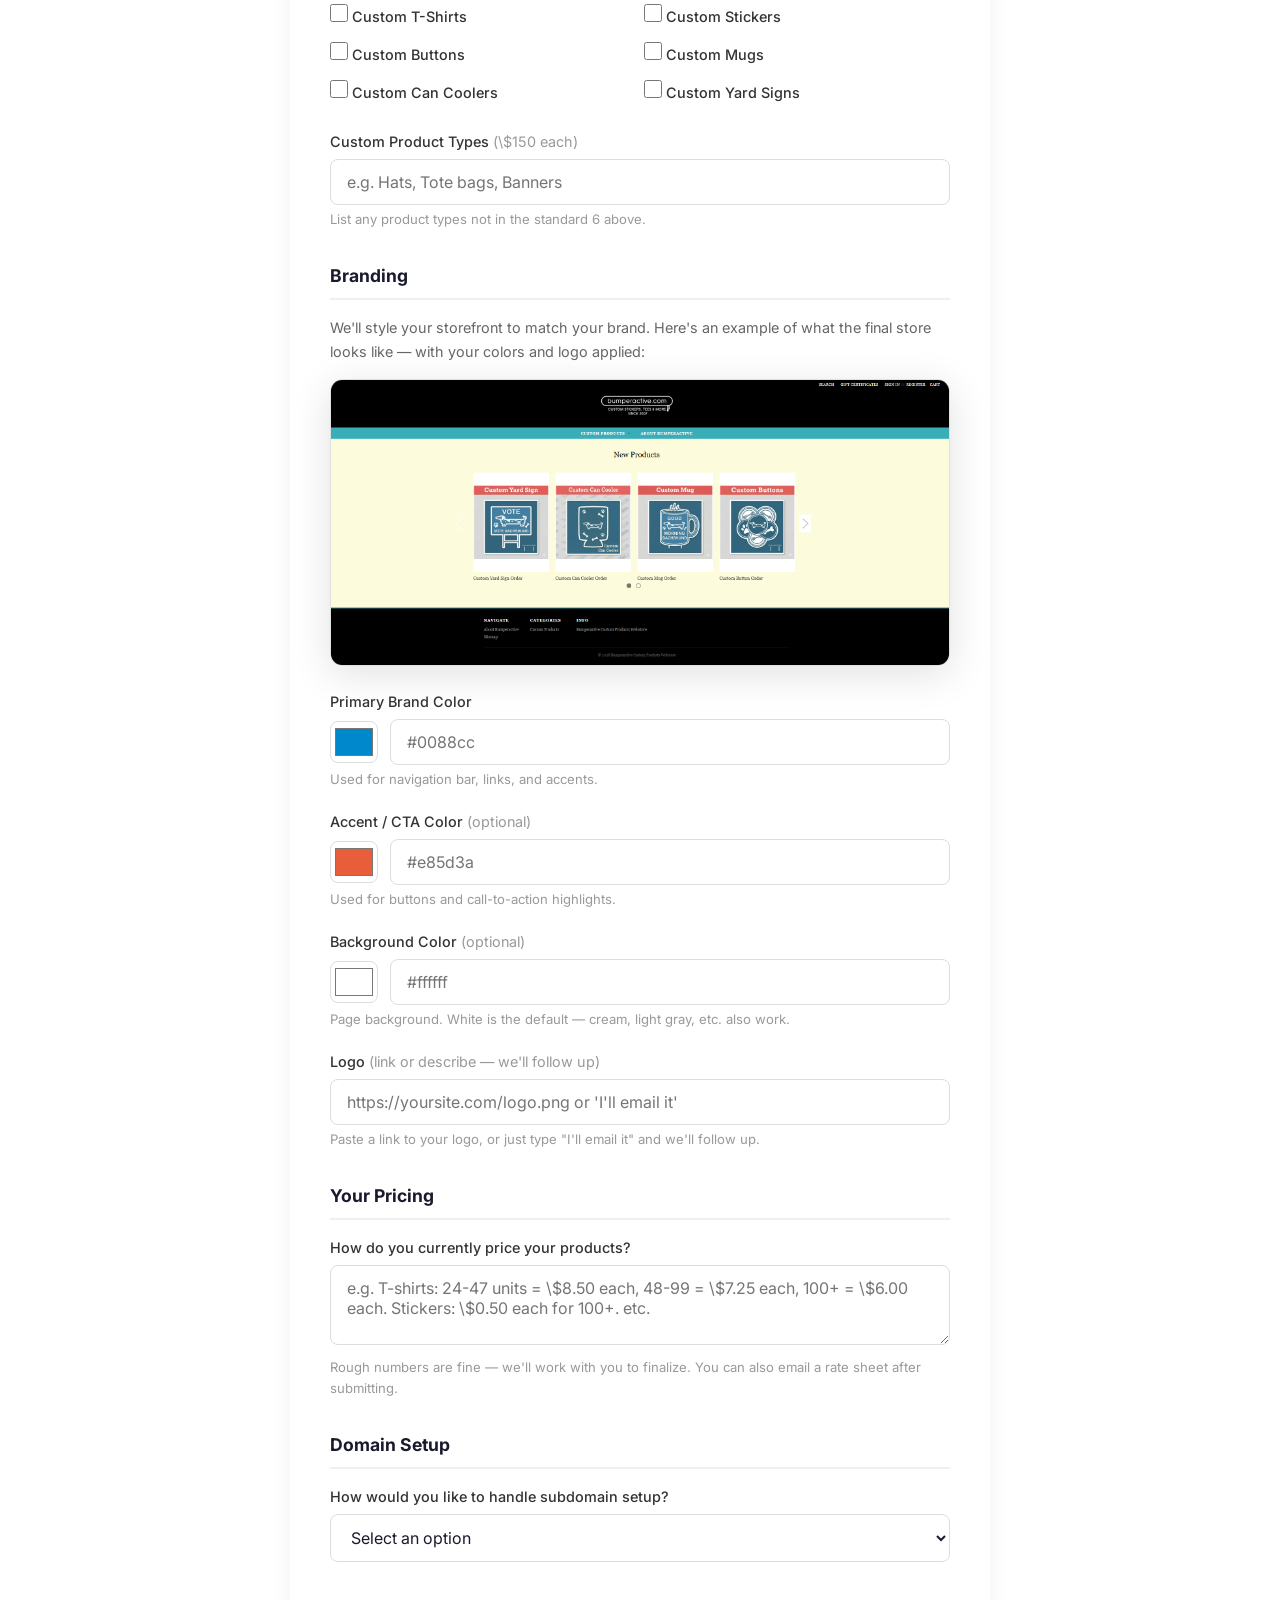
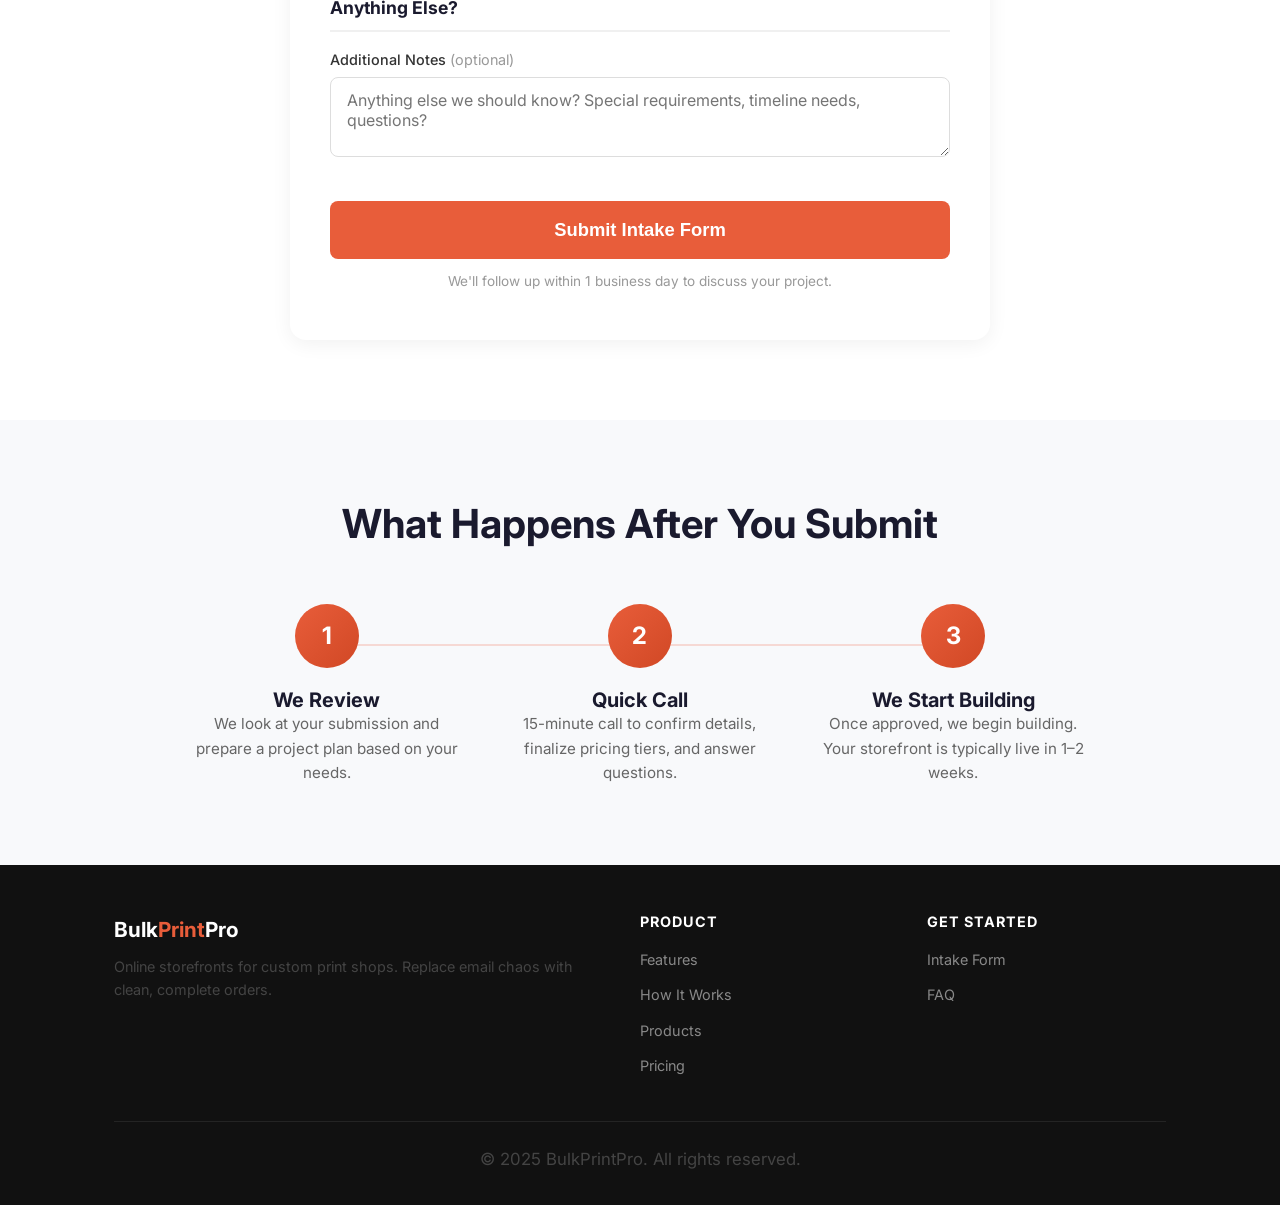
<file: get-started.html>
<!DOCTYPE html>
<html lang="en">
<head>
  <meta charset="UTF-8">
  <meta name="viewport" content="width=device-width, initial-scale=1.0">
  <title>Get Started — BulkPrintPro</title>
  <meta name="description" content="Tell us about your print shop and we'll build your branded online storefront. Fill out the intake form to get started.">
  <link rel="preconnect" href="https://fonts.googleapis.com">
  <link href="https://fonts.googleapis.com/css2?family=Inter:wght@400;500;600;700&display=swap" rel="stylesheet">
  <link rel="stylesheet" href="css/styles.css">
</head>
<body>

  <!-- NAV -->
  <nav class="nav" id="nav">
    <div class="container">
      <a href="/" class="nav-logo">Bulk<span>Print</span>Pro</a>
      <ul class="nav-links" id="navLinks">
        <li><a href="/features.html">Features</a></li>
        <li><a href="/how-it-works.html">How It Works</a></li>
        <li><a href="/products.html">Products</a></li>
        <li><a href="/pricing.html">Pricing</a></li>
        <li><a href="/get-started.html" class="nav-cta active">Get Started</a></li>
      </ul>
      <button class="hamburger" id="hamburger" aria-label="Toggle menu">
        <span></span><span></span><span></span>
      </button>
    </div>
  </nav>

  <!-- HEADER -->
  <section class="page-header">
    <div class="container">
      <h1>Get Started</h1>
      <p>Tell us about your shop and we'll build your storefront. We'll follow up within 1 business day.</p>
    </div>
  </section>

  <!-- INTAKE FORM -->
  <section>
    <div class="container">

      <div class="form-card">
        <form name="intake" method="POST" action="/success.html" data-netlify="true" netlify-honeypot="bot-field">
          <input type="hidden" name="form-name" value="intake">
          <p style="display:none"><label>Don't fill this out: <input name="bot-field"></label></p>

          <!-- CONTACT INFO -->
          <div class="form-section-title">Contact Information</div>

          <div class="form-group">
            <label for="name">Your Name *</label>
            <input type="text" id="name" name="name" placeholder="John Smith" required>
          </div>

          <div class="form-group">
            <label for="email">Email *</label>
            <input type="email" id="email" name="email" placeholder="john@yourprintshop.com" required>
          </div>

          <div class="form-group">
            <label for="phone">Phone <span class="optional">(optional)</span></label>
            <input type="tel" id="phone" name="phone" placeholder="(555) 123-4567">
          </div>

          <!-- SHOP INFO -->
          <div class="form-section-title">Your Print Shop</div>

          <div class="form-group">
            <label for="shop-name">Shop Name *</label>
            <input type="text" id="shop-name" name="shop-name" placeholder="Acme Print Co." required>
          </div>

          <div class="form-group">
            <label for="website">Current Website <span class="optional">(if you have one)</span></label>
            <input type="url" id="website" name="website" placeholder="https://www.yourprintshop.com">
            <div class="form-hint">We'll use this to match your storefront's look and feel.</div>
          </div>

          <div class="form-group">
            <label for="subdomain">Preferred Subdomain</label>
            <input type="text" id="subdomain" name="subdomain" placeholder="orders.yourprintshop.com">
            <div class="form-hint">Where your storefront will live. We'll help set this up.</div>
          </div>

          <!-- PACKAGE -->
          <div class="form-section-title">Package Selection</div>

          <div class="form-group">
            <label for="package">Which package interests you? *</label>
            <select id="package" name="package" required>
              <option value="" disabled selected>Select a package</option>
              <option value="starter">Starter (\$3,000) — Pick 3 products</option>
              <option value="professional">Professional (\$4,500) — All 6 products</option>
              <option value="not-sure">Not sure yet — help me decide</option>
            </select>
          </div>

          <div class="form-group">
            <label for="maintenance">Monthly maintenance plan?</label>
            <select id="maintenance" name="maintenance">
              <option value="" disabled selected>Select a plan</option>
              <option value="self-managed">Self-Managed (\$0/mo) — I'll manage it myself</option>
              <option value="managed">Managed (\$250/mo) — Monthly maintenance + 1 pricing update</option>
              <option value="premium">Premium (\$400/mo) — Priority support + 3 pricing updates</option>
              <option value="not-sure">Not sure yet</option>
            </select>
          </div>

          <!-- PRODUCTS -->
          <div class="form-section-title">Products</div>
          <p style="font-size: 0.9rem; color: #666; margin-bottom: 16px;">Select the product types you want on your storefront. Standard products are included in your package. Custom types are \$150 each.</p>

          <div class="form-group">
            <label>Standard Products (included)</label>
            <div class="checkbox-grid">
              <label class="checkbox-item">
                <input type="checkbox" name="products" value="tshirts"> Custom T-Shirts
              </label>
              <label class="checkbox-item">
                <input type="checkbox" name="products" value="stickers"> Custom Stickers
              </label>
              <label class="checkbox-item">
                <input type="checkbox" name="products" value="buttons"> Custom Buttons
              </label>
              <label class="checkbox-item">
                <input type="checkbox" name="products" value="mugs"> Custom Mugs
              </label>
              <label class="checkbox-item">
                <input type="checkbox" name="products" value="cancoolers"> Custom Can Coolers
              </label>
              <label class="checkbox-item">
                <input type="checkbox" name="products" value="yardsigns"> Custom Yard Signs
              </label>
            </div>
          </div>

          <div class="form-group">
            <label for="custom-products">Custom Product Types <span class="optional">(\$150 each)</span></label>
            <input type="text" id="custom-products" name="custom-products" placeholder="e.g. Hats, Tote bags, Banners">
            <div class="form-hint">List any product types not in the standard 6 above.</div>
          </div>

          <!-- BRANDING -->
          <div class="form-section-title">Branding</div>
          <p style="font-size: 0.9rem; color: #666; margin-bottom: 16px;">We'll style your storefront to match your brand. Here's an example of what the final store looks like — with your colors and logo applied:</p>

         <div class="screenshot-img" style="margin-bottom: 24px;">
            <img src="images/homepage.png" alt="Example storefront — your logo and colors here">
         </div>

          <div class="form-group">
            <label>Primary Brand Color</label>
            <div class="color-picker-group">
              <input type="color" name="color-primary-picker" value="#0088cc">
              <input type="text" name="color-primary" placeholder="#0088cc">
            </div>
            <div class="form-hint">Used for navigation bar, links, and accents.</div>
          </div>

          <div class="form-group">
            <label>Accent / CTA Color <span class="optional">(optional)</span></label>
            <div class="color-picker-group">
              <input type="color" name="color-accent-picker" value="#e85d3a">
              <input type="text" name="color-accent" placeholder="#e85d3a">
            </div>
            <div class="form-hint">Used for buttons and call-to-action highlights.</div>
          </div>

          <div class="form-group">
            <label>Background Color <span class="optional">(optional)</span></label>
            <div class="color-picker-group">
              <input type="color" name="color-bg-picker" value="#ffffff">
              <input type="text" name="color-bg" placeholder="#ffffff">
            </div>
            <div class="form-hint">Page background. White is the default — cream, light gray, etc. also work.</div>
          </div>

          <div class="form-group">
            <label for="logo-url">Logo <span class="optional">(link or describe — we'll follow up)</span></label>
            <input type="text" id="logo-url" name="logo-url" placeholder="https://yoursite.com/logo.png or 'I'll email it'">
            <div class="form-hint">Paste a link to your logo, or just type "I'll email it" and we'll follow up.</div>
          </div>

          <!-- PRICING INFO -->
          <div class="form-section-title">Your Pricing</div>

          <div class="form-group">
            <label for="pricing-info">How do you currently price your products?</label>
            <textarea id="pricing-info" name="pricing-info" placeholder="e.g. T-shirts: 24-47 units = \$8.50 each, 48-99 = \$7.25 each, 100+ = \$6.00 each. Stickers: \$0.50 each for 100+. etc."></textarea>
            <div class="form-hint">Rough numbers are fine — we'll work with you to finalize. You can also email a rate sheet after submitting.</div>
          </div>

          <!-- SUBDOMAIN SETUP -->
          <div class="form-section-title">Domain Setup</div>

          <div class="form-group">
            <label for="domain-setup">How would you like to handle subdomain setup?</label>
            <select id="domain-setup" name="domain-setup">
              <option value="" disabled selected>Select an option</option>
              <option value="do-it-for-me">Do it for me — I'll provide hosting access</option>
              <option value="send-instructions">Send me instructions — I or my IT person will do it</option>
              <option value="no-domain">I don't have a domain yet — I'll use the BigCommerce default</option>
              <option value="not-sure">Not sure — let's discuss</option>
            </select>
          </div>

          <!-- ADDITIONAL NOTES -->
          <div class="form-section-title">Anything Else?</div>

          <div class="form-group">
            <label for="notes">Additional Notes <span class="optional">(optional)</span></label>
            <textarea id="notes" name="notes" placeholder="Anything else we should know? Special requirements, timeline needs, questions?"></textarea>
          </div>

          <!-- SUBMIT -->
          <button type="submit" class="btn btn-primary btn-lg" style="width: 100%; margin-top: 16px;">Submit Intake Form</button>
          <p style="font-size: 0.85rem; color: #999; text-align: center; margin-top: 12px;">We'll follow up within 1 business day to discuss your project.</p>

        </form>
      </div>

    </div>
  </section>

  <!-- WHAT HAPPENS NEXT -->
  <section class="bg-light">
    <div class="container">
      <div class="section-header">
        <h2>What Happens After You Submit</h2>
      </div>
      <div class="steps">
        <div class="step">
          <div class="step-number">1</div>
          <h3>We Review</h3>
          <p>We look at your submission and prepare a project plan based on your needs.</p>
        </div>
        <div class="step">
          <div class="step-number">2</div>
          <h3>Quick Call</h3>
          <p>15-minute call to confirm details, finalize pricing tiers, and answer questions.</p>
        </div>
        <div class="step">
          <div class="step-number">3</div>
          <h3>We Start Building</h3>
          <p>Once approved, we begin building. Your storefront is typically live in 1–2 weeks.</p>
        </div>
      </div>
    </div>
  </section>

  <!-- FOOTER -->
  <footer class="footer">
    <div class="container">
      <div class="footer-grid">
        <div class="footer-brand">
          <div class="nav-logo">Bulk<span>Print</span>Pro</div>
          <p>Online storefronts for custom print shops. Replace email chaos with clean, complete orders.</p>
        </div>
        <div>
          <h4>Product</h4>
          <ul class="footer-links">
            <li><a href="/features.html">Features</a></li>
            <li><a href="/how-it-works.html">How It Works</a></li>
            <li><a href="/products.html">Products</a></li>
            <li><a href="/pricing.html">Pricing</a></li>
          </ul>
        </div>
        <div>
          <h4>Get Started</h4>
          <ul class="footer-links">
            <li><a href="/get-started.html">Intake Form</a></li>
            <li><a href="/pricing.html#faq">FAQ</a></li>
          </ul>
        </div>
      </div>
      <div class="footer-bottom">
        <p>&copy; 2025 BulkPrintPro. All rights reserved.</p>
      </div>
    </div>
  </footer>

  <script src="js/main.js"></script>
</body>
</html>
</file>
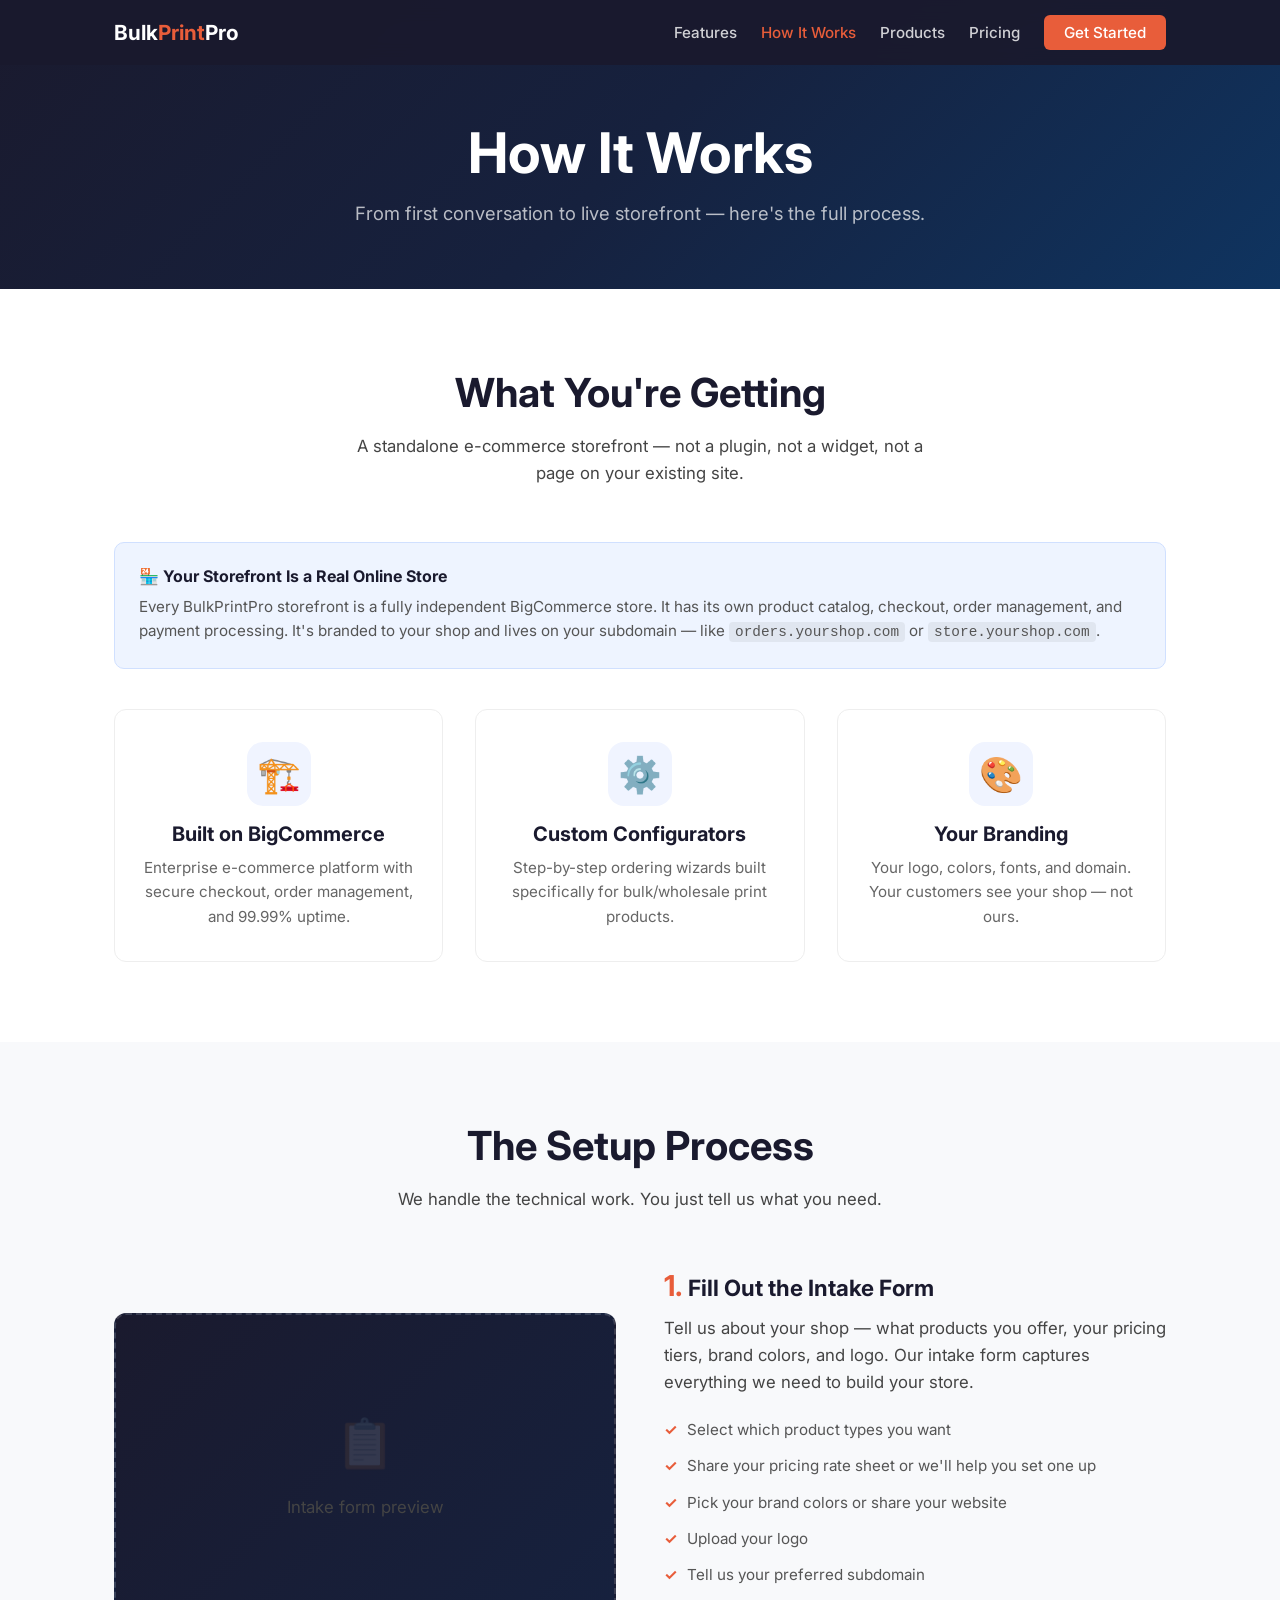
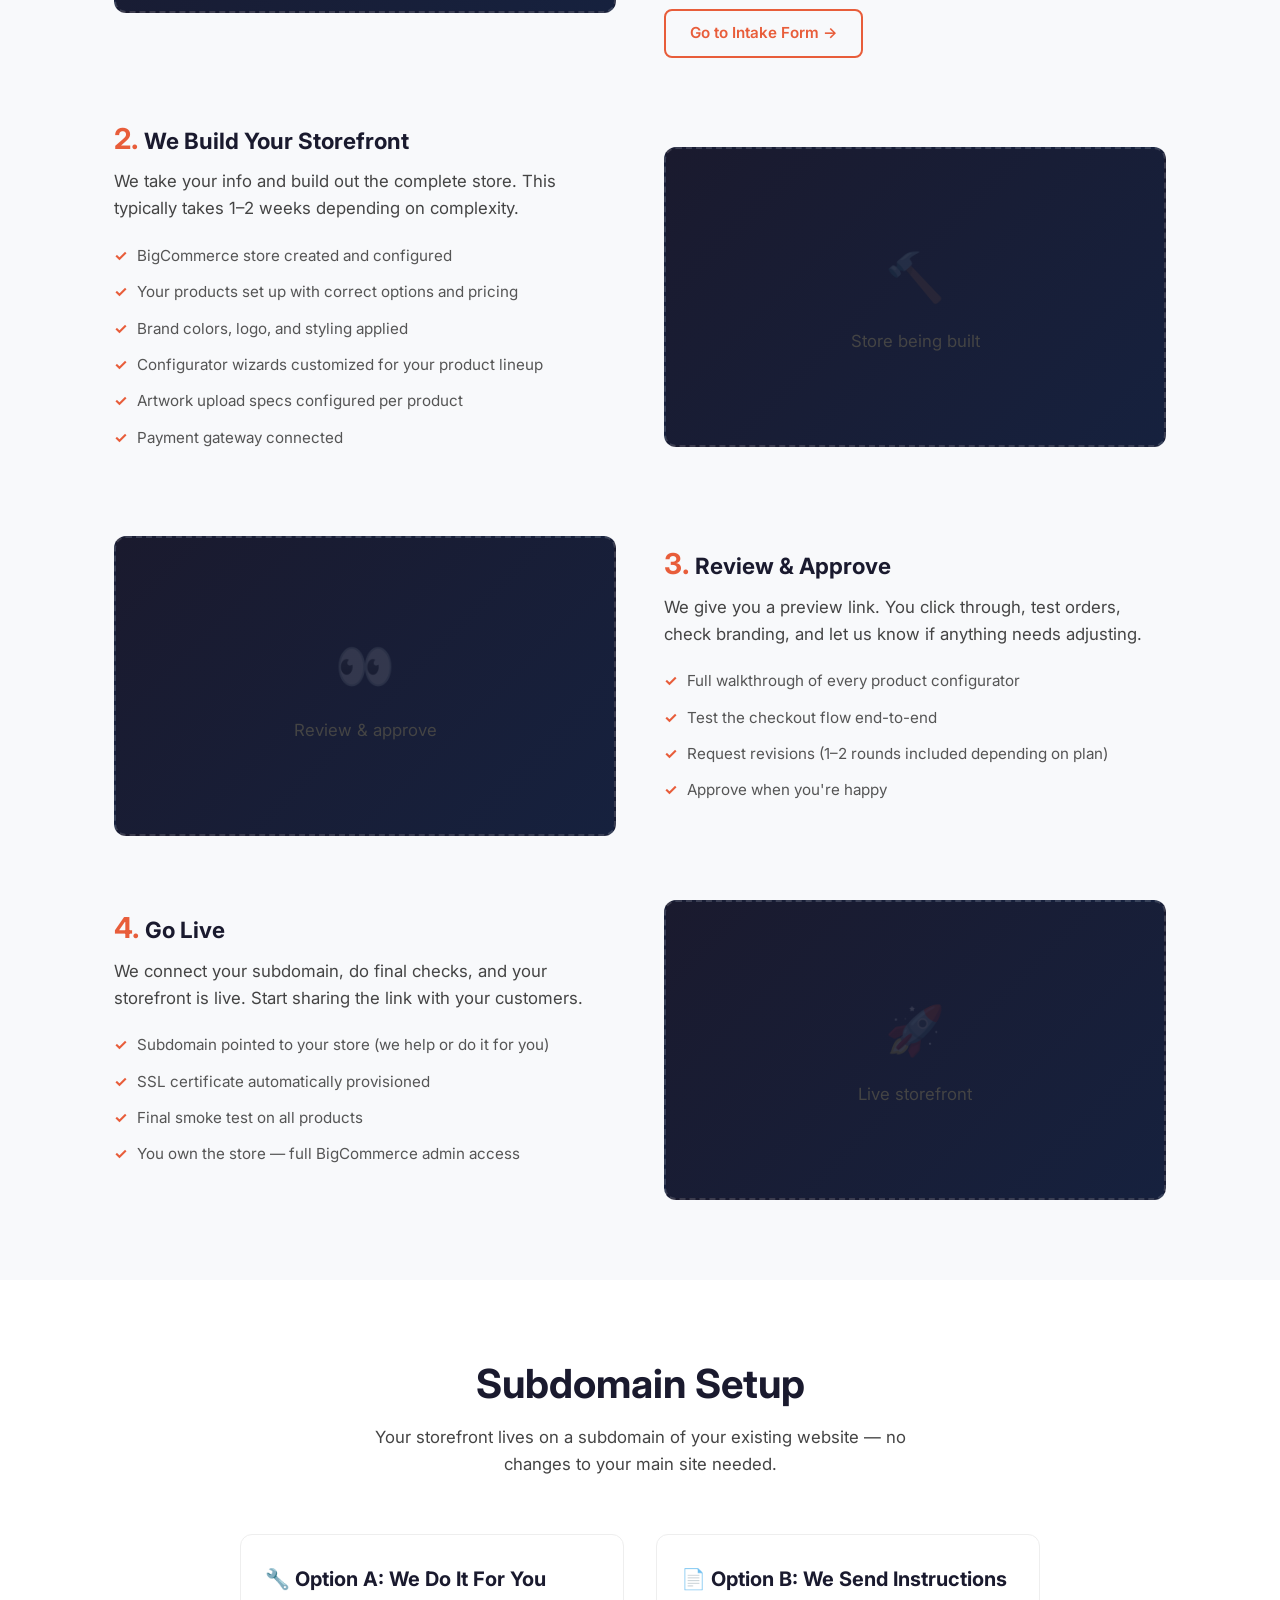
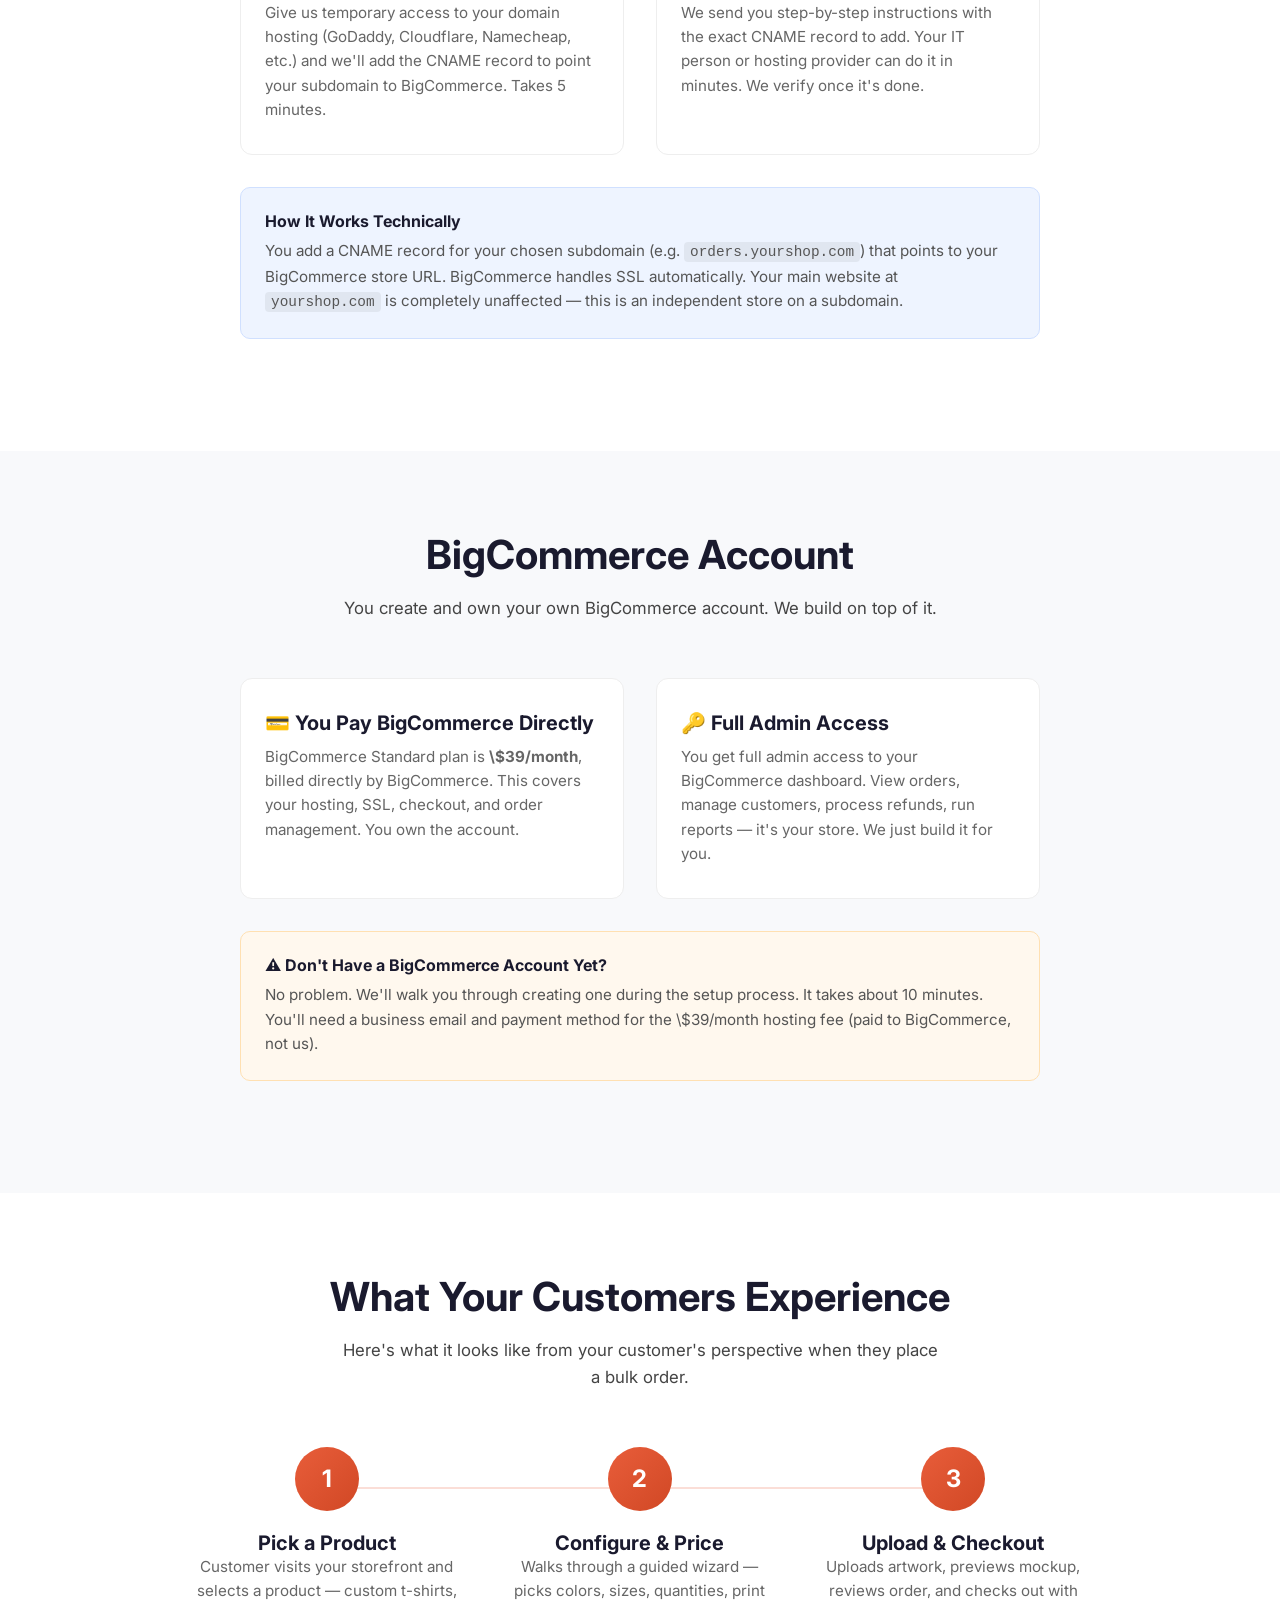
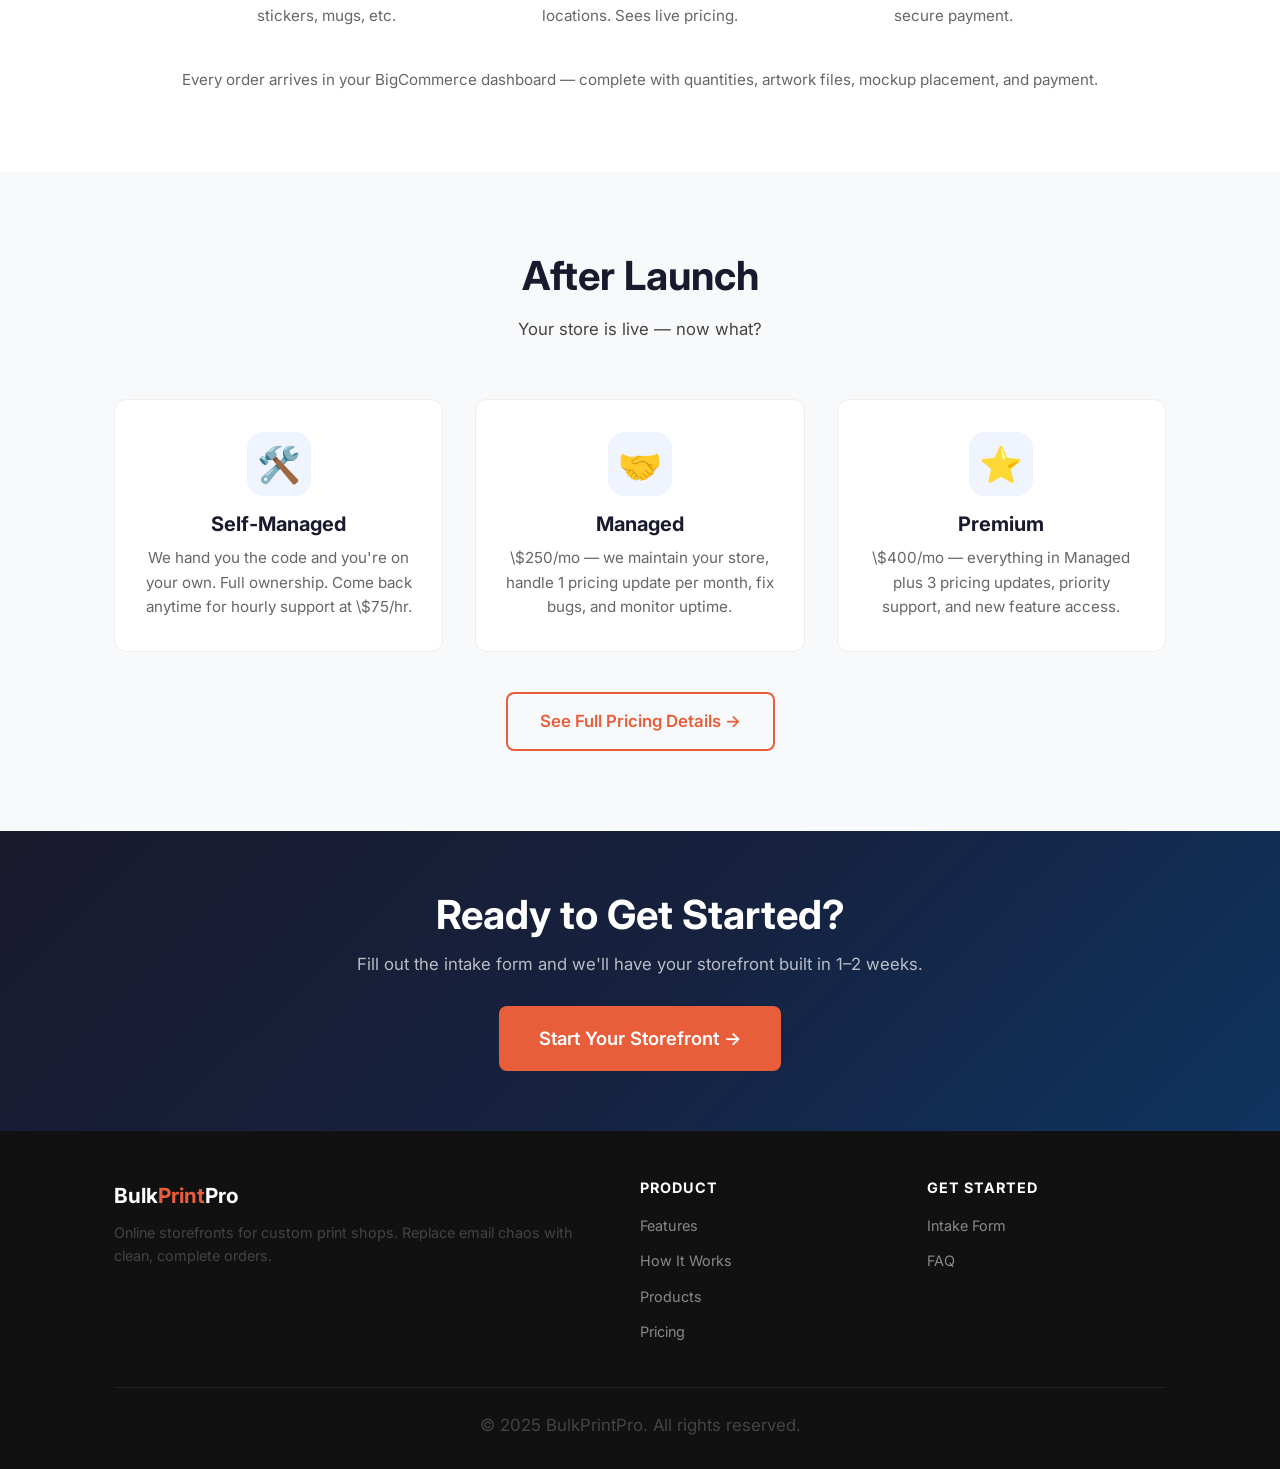
<file: how-it-works.html>
<!DOCTYPE html>
<html lang="en">
<head>
  <meta charset="UTF-8">
  <meta name="viewport" content="width=device-width, initial-scale=1.0">
  <title>How It Works — BulkPrintPro</title>
  <meta name="description" content="See how BulkPrintPro builds your custom print shop storefront on BigCommerce — from intake to launch in under two weeks.">
  <link rel="preconnect" href="https://fonts.googleapis.com">
  <link href="https://fonts.googleapis.com/css2?family=Inter:wght@400;500;600;700&display=swap" rel="stylesheet">
  <link rel="stylesheet" href="css/styles.css">
</head>
<body>

  <!-- NAV -->
  <nav class="nav" id="nav">
    <div class="container">
      <a href="/" class="nav-logo">Bulk<span>Print</span>Pro</a>
      <ul class="nav-links" id="navLinks">
        <li><a href="/features.html">Features</a></li>
        <li><a href="/how-it-works.html" class="active">How It Works</a></li>
        <li><a href="/products.html">Products</a></li>
        <li><a href="/pricing.html">Pricing</a></li>
        <li><a href="/get-started.html" class="nav-cta">Get Started</a></li>
      </ul>
      <button class="hamburger" id="hamburger" aria-label="Toggle menu">
        <span></span><span></span><span></span>
      </button>
    </div>
  </nav>

  <!-- HEADER -->
  <section class="page-header">
    <div class="container">
      <h1>How It Works</h1>
      <p>From first conversation to live storefront — here's the full process.</p>
    </div>
  </section>

  <!-- WHAT YOU GET -->
  <section>
    <div class="container">
      <div class="section-header">
        <h2>What You're Getting</h2>
        <p>A standalone e-commerce storefront — not a plugin, not a widget, not a page on your existing site.</p>
      </div>
      <div class="info-box">
        <h4>🏪 Your Storefront Is a Real Online Store</h4>
        <p>Every BulkPrintPro storefront is a fully independent BigCommerce store. It has its own product catalog, checkout, order management, and payment processing. It's branded to your shop and lives on your subdomain — like <code>orders.yourshop.com</code> or <code>store.yourshop.com</code>.</p>
      </div>
      <div class="card-grid cols-3 mt-40">
        <div class="card card-centered">
          <div class="card-icon">🏗️</div>
          <h3>Built on BigCommerce</h3>
          <p>Enterprise e-commerce platform with secure checkout, order management, and 99.99% uptime.</p>
        </div>
        <div class="card card-centered">
          <div class="card-icon">⚙️</div>
          <h3>Custom Configurators</h3>
          <p>Step-by-step ordering wizards built specifically for bulk/wholesale print products.</p>
        </div>
        <div class="card card-centered">
          <div class="card-icon">🎨</div>
          <h3>Your Branding</h3>
          <p>Your logo, colors, fonts, and domain. Your customers see your shop — not ours.</p>
        </div>
      </div>
    </div>
  </section>

  <!-- THE PROCESS -->
  <section class="bg-light">
    <div class="container">
      <div class="section-header">
        <h2>The Setup Process</h2>
        <p>We handle the technical work. You just tell us what you need.</p>
      </div>

      <!-- Step 1 -->
      <div class="screenshot-section" style="margin-bottom: 64px;">
        <div class="screenshot-placeholder">
          <div style="font-size:3rem; opacity:0.3;">📋</div>
          <p>Intake form preview</p>
        </div>
        <div class="screenshot-text">
          <h3><span style="color:#e85d3a; font-size:1.8rem; font-weight:700;">1.</span> Fill Out the Intake Form</h3>
          <p>Tell us about your shop — what products you offer, your pricing tiers, brand colors, and logo. Our intake form captures everything we need to build your store.</p>
          <ul>
            <li>Select which product types you want</li>
            <li>Share your pricing rate sheet or we'll help you set one up</li>
            <li>Pick your brand colors or share your website</li>
            <li>Upload your logo</li>
            <li>Tell us your preferred subdomain</li>
          </ul>
          <a href="/get-started.html" class="btn btn-outline btn-sm">Go to Intake Form →</a>
        </div>
      </div>

      <!-- Step 2 -->
      <div class="screenshot-section reversed" style="margin-bottom: 64px;">
        <div class="screenshot-placeholder">
          <div style="font-size:3rem; opacity:0.3;">🔨</div>
          <p>Store being built</p>
        </div>
        <div class="screenshot-text">
          <h3><span style="color:#e85d3a; font-size:1.8rem; font-weight:700;">2.</span> We Build Your Storefront</h3>
          <p>We take your info and build out the complete store. This typically takes 1–2 weeks depending on complexity.</p>
          <ul>
            <li>BigCommerce store created and configured</li>
            <li>Your products set up with correct options and pricing</li>
            <li>Brand colors, logo, and styling applied</li>
            <li>Configurator wizards customized for your product lineup</li>
            <li>Artwork upload specs configured per product</li>
            <li>Payment gateway connected</li>
          </ul>
        </div>
      </div>

      <!-- Step 3 -->
      <div class="screenshot-section" style="margin-bottom: 64px;">
        <div class="screenshot-placeholder">
          <div style="font-size:3rem; opacity:0.3;">👀</div>
          <p>Review & approve</p>
        </div>
        <div class="screenshot-text">
          <h3><span style="color:#e85d3a; font-size:1.8rem; font-weight:700;">3.</span> Review & Approve</h3>
          <p>We give you a preview link. You click through, test orders, check branding, and let us know if anything needs adjusting.</p>
          <ul>
            <li>Full walkthrough of every product configurator</li>
            <li>Test the checkout flow end-to-end</li>
            <li>Request revisions (1–2 rounds included depending on plan)</li>
            <li>Approve when you're happy</li>
          </ul>
        </div>
      </div>

      <!-- Step 4 -->
      <div class="screenshot-section reversed">
        <div class="screenshot-placeholder">
          <div style="font-size:3rem; opacity:0.3;">🚀</div>
          <p>Live storefront</p>
        </div>
        <div class="screenshot-text">
          <h3><span style="color:#e85d3a; font-size:1.8rem; font-weight:700;">4.</span> Go Live</h3>
          <p>We connect your subdomain, do final checks, and your storefront is live. Start sharing the link with your customers.</p>
          <ul>
            <li>Subdomain pointed to your store (we help or do it for you)</li>
            <li>SSL certificate automatically provisioned</li>
            <li>Final smoke test on all products</li>
            <li>You own the store — full BigCommerce admin access</li>
          </ul>
        </div>
      </div>
    </div>
  </section>

  <!-- DOMAIN / SUBDOMAIN -->
  <section>
    <div class="container">
      <div class="section-header">
        <h2>Subdomain Setup</h2>
        <p>Your storefront lives on a subdomain of your existing website — no changes to your main site needed.</p>
      </div>
      <div class="card-grid cols-2" style="max-width: 800px; margin: 0 auto;">
        <div class="card">
          <h3>🔧 Option A: We Do It For You</h3>
          <p>Give us temporary access to your domain hosting (GoDaddy, Cloudflare, Namecheap, etc.) and we'll add the CNAME record to point your subdomain to BigCommerce. Takes 5 minutes.</p>
        </div>
        <div class="card">
          <h3>📄 Option B: We Send Instructions</h3>
          <p>We send you step-by-step instructions with the exact CNAME record to add. Your IT person or hosting provider can do it in minutes. We verify once it's done.</p>
        </div>
      </div>
      <div class="info-box mt-40" style="max-width: 800px; margin-left: auto; margin-right: auto;">
        <h4>How It Works Technically</h4>
        <p>You add a CNAME record for your chosen subdomain (e.g. <code>orders.yourshop.com</code>) that points to your BigCommerce store URL. BigCommerce handles SSL automatically. Your main website at <code>yourshop.com</code> is completely unaffected — this is an independent store on a subdomain.</p>
      </div>
    </div>
  </section>

  <!-- BIGCOMMERCE ACCOUNT -->
  <section class="bg-light">
    <div class="container">
      <div class="section-header">
        <h2>BigCommerce Account</h2>
        <p>You create and own your own BigCommerce account. We build on top of it.</p>
      </div>
      <div class="card-grid cols-2" style="max-width: 800px; margin: 0 auto;">
        <div class="card">
          <h3>💳 You Pay BigCommerce Directly</h3>
          <p>BigCommerce Standard plan is <strong>\$39/month</strong>, billed directly by BigCommerce. This covers your hosting, SSL, checkout, and order management. You own the account.</p>
        </div>
        <div class="card">
          <h3>🔑 Full Admin Access</h3>
          <p>You get full admin access to your BigCommerce dashboard. View orders, manage customers, process refunds, run reports — it's your store. We just build it for you.</p>
        </div>
      </div>
      <div class="info-box warning mt-40" style="max-width: 800px; margin-left: auto; margin-right: auto;">
        <h4>⚠️ Don't Have a BigCommerce Account Yet?</h4>
        <p>No problem. We'll walk you through creating one during the setup process. It takes about 10 minutes. You'll need a business email and payment method for the \$39/month hosting fee (paid to BigCommerce, not us).</p>
      </div>
    </div>
  </section>

  <!-- WHAT YOUR CUSTOMERS SEE -->
  <section>
    <div class="container">
      <div class="section-header">
        <h2>What Your Customers Experience</h2>
        <p>Here's what it looks like from your customer's perspective when they place a bulk order.</p>
      </div>
      <div class="steps">
        <div class="step">
          <div class="step-number">1</div>
          <h3>Pick a Product</h3>
          <p>Customer visits your storefront and selects a product — custom t-shirts, stickers, mugs, etc.</p>
        </div>
        <div class="step">
          <div class="step-number">2</div>
          <h3>Configure &amp; Price</h3>
          <p>Walks through a guided wizard — picks colors, sizes, quantities, print locations. Sees live pricing.</p>
        </div>
        <div class="step">
          <div class="step-number">3</div>
          <h3>Upload &amp; Checkout</h3>
          <p>Uploads artwork, previews mockup, reviews order, and checks out with secure payment.</p>
        </div>
      </div>
      <div class="text-center mt-40">
        <p style="color: #666; font-size: 0.95rem;">Every order arrives in your BigCommerce dashboard — complete with quantities, artwork files, mockup placement, and payment.</p>
      </div>
    </div>
  </section>

  <!-- AFTER LAUNCH -->
  <section class="bg-light">
    <div class="container">
      <div class="section-header">
        <h2>After Launch</h2>
        <p>Your store is live — now what?</p>
      </div>
      <div class="card-grid cols-3">
        <div class="card card-centered">
          <div class="card-icon">🛠️</div>
          <h3>Self-Managed</h3>
          <p>We hand you the code and you're on your own. Full ownership. Come back anytime for hourly support at \$75/hr.</p>
        </div>
        <div class="card card-centered">
          <div class="card-icon">🤝</div>
          <h3>Managed</h3>
          <p>\$250/mo — we maintain your store, handle 1 pricing update per month, fix bugs, and monitor uptime.</p>
        </div>
        <div class="card card-centered">
          <div class="card-icon">⭐</div>
          <h3>Premium</h3>
          <p>\$400/mo — everything in Managed plus 3 pricing updates, priority support, and new feature access.</p>
        </div>
      </div>
      <div class="text-center mt-40">
        <a href="/pricing.html" class="btn btn-outline">See Full Pricing Details →</a>
      </div>
    </div>
  </section>

  <!-- CTA -->
  <section class="cta-banner bg-dark">
    <div class="container">
      <h2>Ready to Get Started?</h2>
      <p>Fill out the intake form and we'll have your storefront built in 1–2 weeks.</p>
      <a href="/get-started.html" class="btn btn-primary btn-lg">Start Your Storefront →</a>
    </div>
  </section>

  <!-- FOOTER -->
  <footer class="footer">
    <div class="container">
      <div class="footer-grid">
        <div class="footer-brand">
          <div class="nav-logo">Bulk<span>Print</span>Pro</div>
          <p>Online storefronts for custom print shops. Replace email chaos with clean, complete orders.</p>
        </div>
        <div>
          <h4>Product</h4>
          <ul class="footer-links">
            <li><a href="/features.html">Features</a></li>
            <li><a href="/how-it-works.html">How It Works</a></li>
            <li><a href="/products.html">Products</a></li>
            <li><a href="/pricing.html">Pricing</a></li>
          </ul>
        </div>
        <div>
          <h4>Get Started</h4>
          <ul class="footer-links">
            <li><a href="/get-started.html">Intake Form</a></li>
            <li><a href="/pricing.html#faq">FAQ</a></li>
          </ul>
        </div>
      </div>
      <div class="footer-bottom">
        <p>&copy; 2025 BulkPrintPro. All rights reserved.</p>
      </div>
    </div>
  </footer>

  <script src="js/main.js"></script>
</body>
</html>
</file>
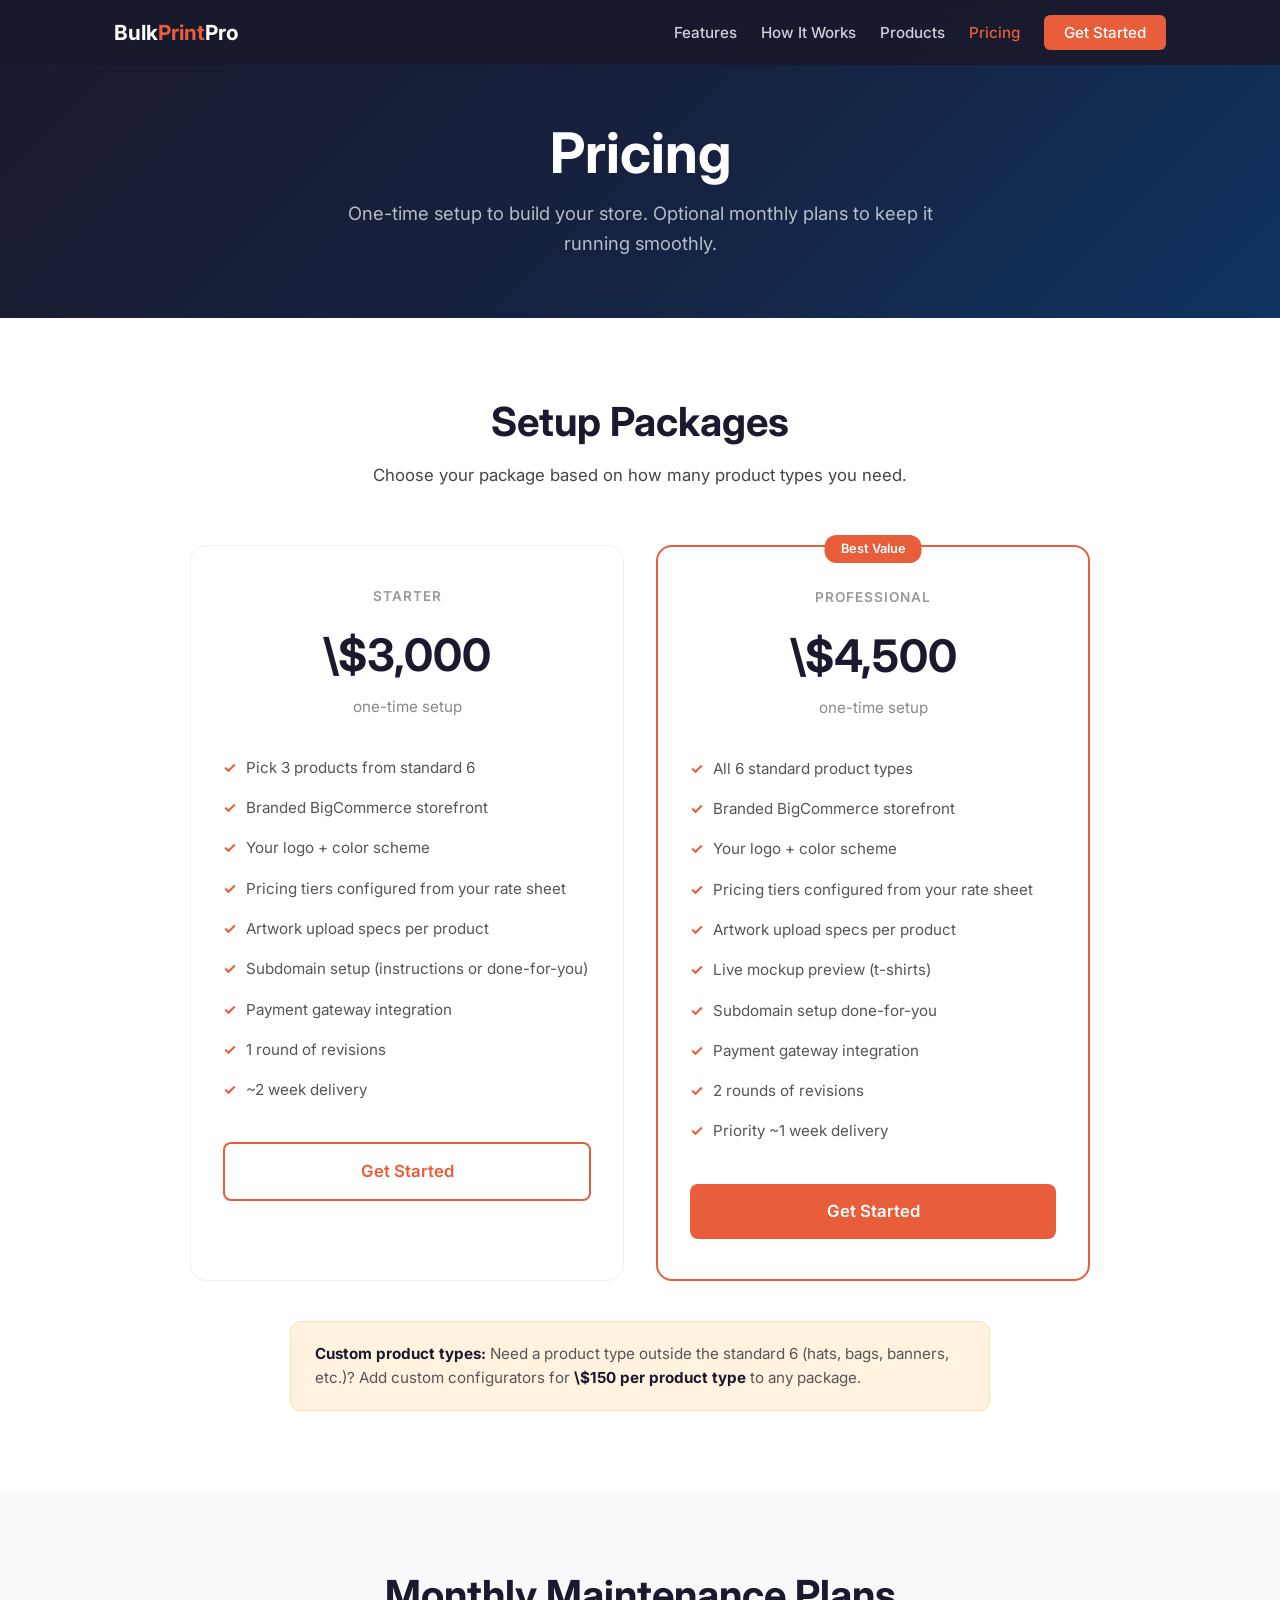
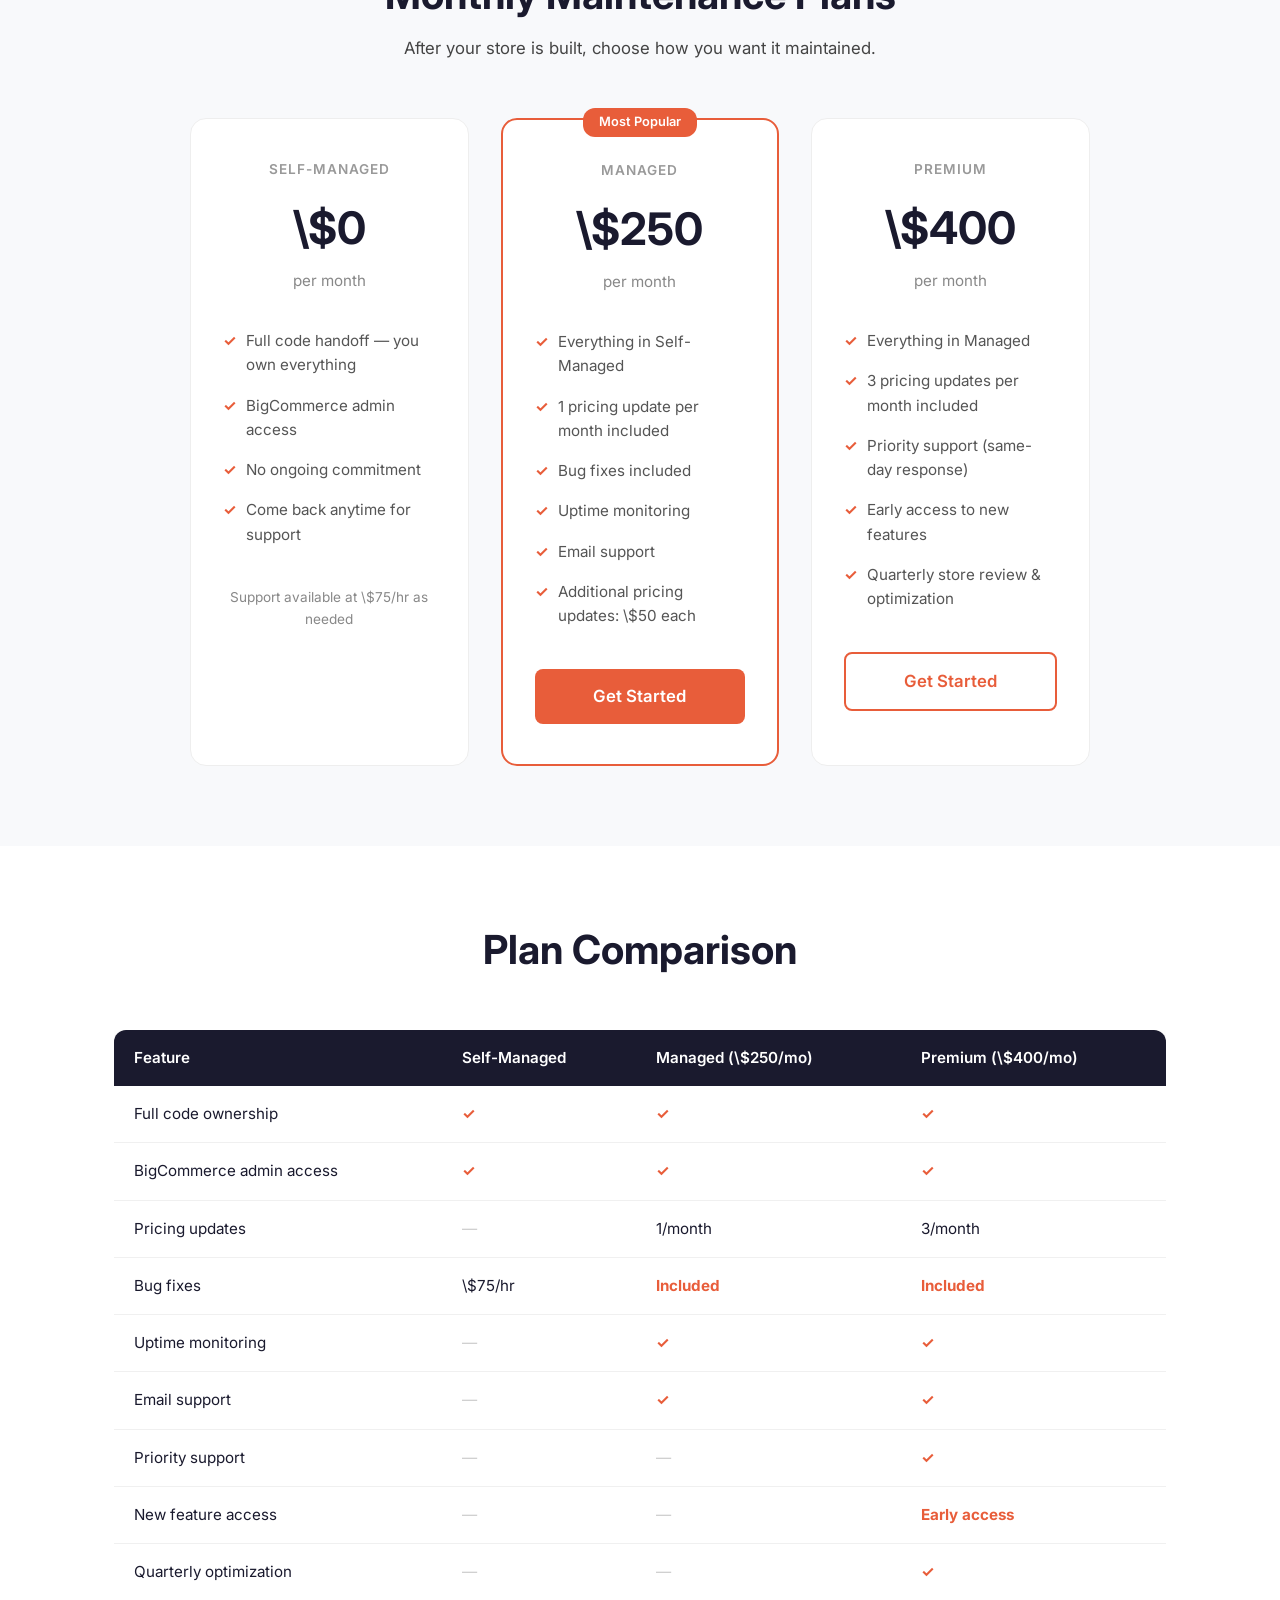
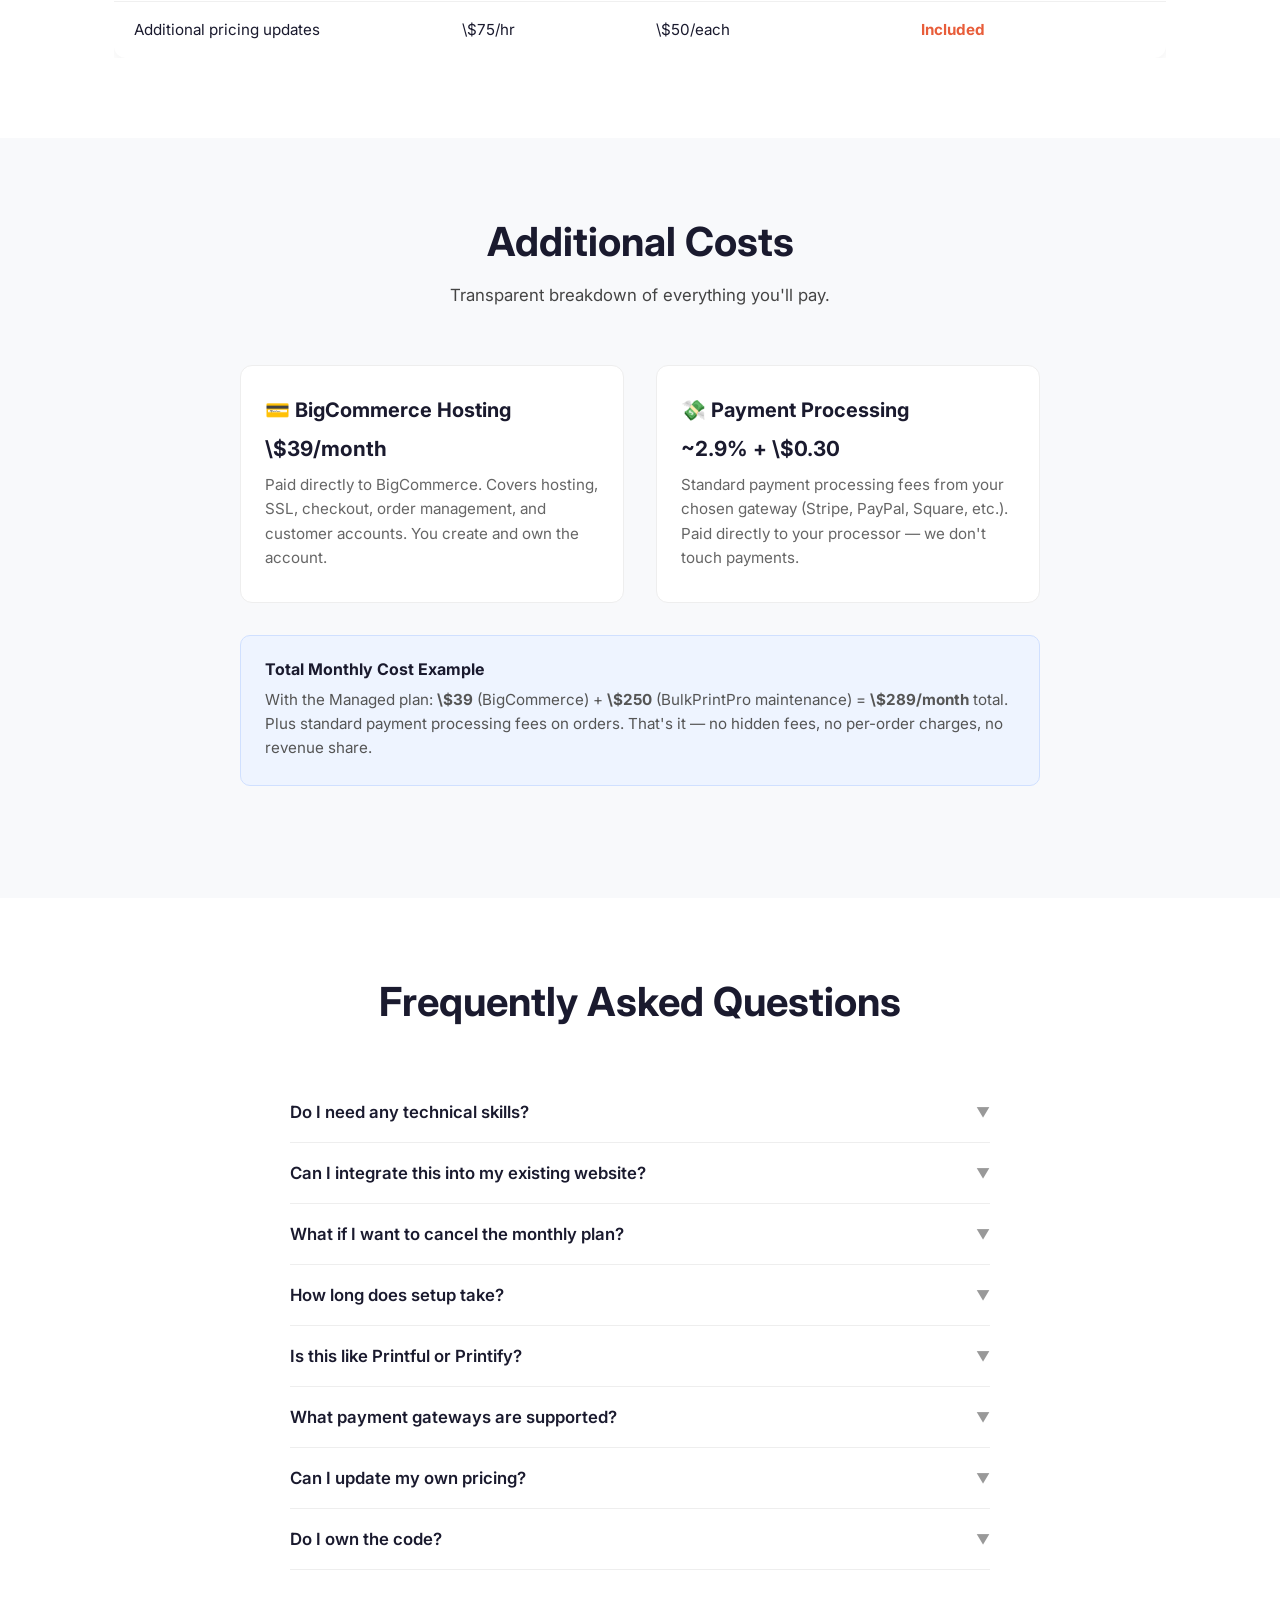
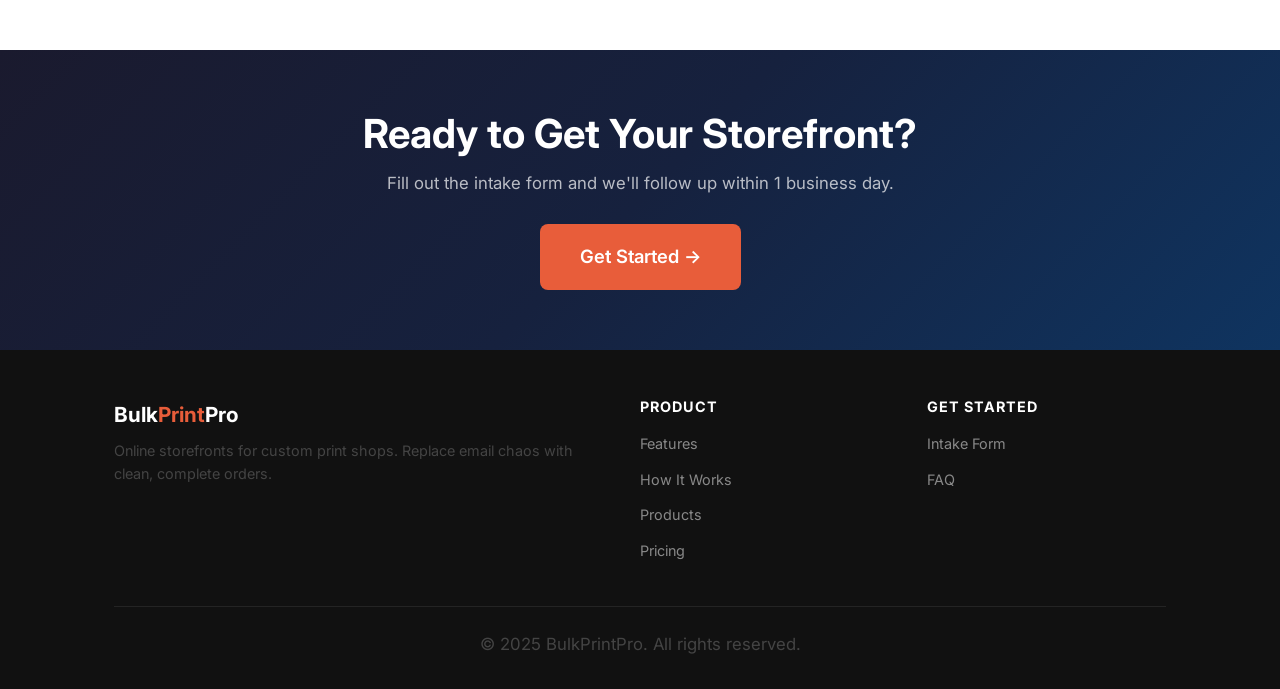
<file: pricing.html>
<!DOCTYPE html>
<html lang="en">
<head>
  <meta charset="UTF-8">
  <meta name="viewport" content="width=device-width, initial-scale=1.0">
  <title>Pricing — BulkPrintPro</title>
  <meta name="description" content="Simple, transparent pricing for your BulkPrintPro storefront. One-time setup + optional monthly maintenance.">
  <link rel="preconnect" href="https://fonts.googleapis.com">
  <link href="https://fonts.googleapis.com/css2?family=Inter:wght@400;500;600;700&display=swap" rel="stylesheet">
  <link rel="stylesheet" href="css/styles.css">
</head>
<body>

  <!-- NAV -->
  <nav class="nav" id="nav">
    <div class="container">
      <a href="/" class="nav-logo">Bulk<span>Print</span>Pro</a>
      <ul class="nav-links" id="navLinks">
        <li><a href="/features.html">Features</a></li>
        <li><a href="/how-it-works.html">How It Works</a></li>
        <li><a href="/products.html">Products</a></li>
        <li><a href="/pricing.html" class="active">Pricing</a></li>
        <li><a href="/get-started.html" class="nav-cta">Get Started</a></li>
      </ul>
      <button class="hamburger" id="hamburger" aria-label="Toggle menu">
        <span></span><span></span><span></span>
      </button>
    </div>
  </nav>

  <!-- HEADER -->
  <section class="page-header">
    <div class="container">
      <h1>Pricing</h1>
      <p>One-time setup to build your store. Optional monthly plans to keep it running smoothly.</p>
    </div>
  </section>

  <!-- SETUP PACKAGES -->
  <section>
    <div class="container">
      <div class="section-header">
        <h2>Setup Packages</h2>
        <p>Choose your package based on how many product types you need.</p>
      </div>
      <div class="pricing-cards cols-2">

        <div class="pricing-card">
          <div class="pricing-label">Starter</div>
          <div class="pricing-amount">\$3,000</div>
          <div class="pricing-period">one-time setup</div>
          <ul class="pricing-features">
            <li>Pick 3 products from standard 6</li>
            <li>Branded BigCommerce storefront</li>
            <li>Your logo + color scheme</li>
            <li>Pricing tiers configured from your rate sheet</li>
            <li>Artwork upload specs per product</li>
            <li>Subdomain setup (instructions or done-for-you)</li>
            <li>Payment gateway integration</li>
            <li>1 round of revisions</li>
            <li>~2 week delivery</li>
          </ul>
          <a href="/get-started.html" class="btn btn-outline" style="width:100%;">Get Started</a>
        </div>

        <div class="pricing-card featured" data-badge="Best Value">
          <div class="pricing-label">Professional</div>
          <div class="pricing-amount">\$4,500</div>
          <div class="pricing-period">one-time setup</div>
          <ul class="pricing-features">
            <li>All 6 standard product types</li>
            <li>Branded BigCommerce storefront</li>
            <li>Your logo + color scheme</li>
            <li>Pricing tiers configured from your rate sheet</li>
            <li>Artwork upload specs per product</li>
            <li>Live mockup preview (t-shirts)</li>
            <li>Subdomain setup done-for-you</li>
            <li>Payment gateway integration</li>
            <li>2 rounds of revisions</li>
            <li>Priority ~1 week delivery</li>
          </ul>
          <a href="/get-started.html" class="btn btn-primary" style="width:100%;">Get Started</a>
        </div>

      </div>

      <div class="pricing-note">
        <p><strong>Custom product types:</strong> Need a product type outside the standard 6 (hats, bags, banners, etc.)? Add custom configurators for <strong>\$150 per product type</strong> to any package.</p>
      </div>
    </div>
  </section>

  <!-- MONTHLY PLANS -->
  <section class="bg-light">
    <div class="container">
      <div class="section-header">
        <h2>Monthly Maintenance Plans</h2>
        <p>After your store is built, choose how you want it maintained.</p>
      </div>
      <div class="pricing-cards cols-3">

        <div class="pricing-card">
          <div class="pricing-label">Self-Managed</div>
          <div class="pricing-amount">\$0</div>
          <div class="pricing-period">per month</div>
          <ul class="pricing-features">
            <li>Full code handoff — you own everything</li>
            <li>BigCommerce admin access</li>
            <li>No ongoing commitment</li>
            <li>Come back anytime for support</li>
          </ul>
          <p style="font-size: 0.85rem; color: #888; text-align: center; margin-top: auto;">Support available at \$75/hr as needed</p>
        </div>

        <div class="pricing-card featured" data-badge="Most Popular">
          <div class="pricing-label">Managed</div>
          <div class="pricing-amount">\$250</div>
          <div class="pricing-period">per month</div>
          <ul class="pricing-features">
            <li>Everything in Self-Managed</li>
            <li>1 pricing update per month included</li>
            <li>Bug fixes included</li>
            <li>Uptime monitoring</li>
            <li>Email support</li>
            <li>Additional pricing updates: \$50 each</li>
          </ul>
          <a href="/get-started.html" class="btn btn-primary" style="width:100%;">Get Started</a>
        </div>

        <div class="pricing-card">
          <div class="pricing-label">Premium</div>
          <div class="pricing-amount">\$400</div>
          <div class="pricing-period">per month</div>
          <ul class="pricing-features">
            <li>Everything in Managed</li>
            <li>3 pricing updates per month included</li>
            <li>Priority support (same-day response)</li>
            <li>Early access to new features</li>
            <li>Quarterly store review &amp; optimization</li>
          </ul>
          <a href="/get-started.html" class="btn btn-outline" style="width:100%;">Get Started</a>
        </div>

      </div>
    </div>
  </section>

  <!-- COMPARISON TABLE -->
  <section>
    <div class="container">
      <div class="section-header">
        <h2>Plan Comparison</h2>
      </div>
      <div style="overflow-x: auto;">
        <table class="comparison-table">
          <thead>
            <tr>
              <th>Feature</th>
              <th>Self-Managed</th>
              <th>Managed (\$250/mo)</th>
              <th>Premium (\$400/mo)</th>
            </tr>
          </thead>
          <tbody>
            <tr>
              <td>Full code ownership</td>
              <td class="check">✓</td>
              <td class="check">✓</td>
              <td class="check">✓</td>
            </tr>
            <tr>
              <td>BigCommerce admin access</td>
              <td class="check">✓</td>
              <td class="check">✓</td>
              <td class="check">✓</td>
            </tr>
            <tr>
              <td>Pricing updates</td>
              <td class="dash">—</td>
              <td>1/month</td>
              <td>3/month</td>
            </tr>
            <tr>
              <td>Bug fixes</td>
              <td>\$75/hr</td>
              <td class="check">Included</td>
              <td class="check">Included</td>
            </tr>
            <tr>
              <td>Uptime monitoring</td>
              <td class="dash">—</td>
              <td class="check">✓</td>
              <td class="check">✓</td>
            </tr>
            <tr>
              <td>Email support</td>
              <td class="dash">—</td>
              <td class="check">✓</td>
              <td class="check">✓</td>
            </tr>
            <tr>
              <td>Priority support</td>
              <td class="dash">—</td>
              <td class="dash">—</td>
              <td class="check">✓</td>
            </tr>
            <tr>
              <td>New feature access</td>
              <td class="dash">—</td>
              <td class="dash">—</td>
              <td class="check">Early access</td>
            </tr>
            <tr>
              <td>Quarterly optimization</td>
              <td class="dash">—</td>
              <td class="dash">—</td>
              <td class="check">✓</td>
            </tr>
            <tr>
              <td>Additional pricing updates</td>
              <td>\$75/hr</td>
              <td>\$50/each</td>
              <td class="check">Included</td>
            </tr>
          </tbody>
        </table>
      </div>
    </div>
  </section>

  <!-- BIGCOMMERCE COST -->
  <section class="bg-light">
    <div class="container">
      <div class="section-header">
        <h2>Additional Costs</h2>
        <p>Transparent breakdown of everything you'll pay.</p>
      </div>
      <div class="card-grid cols-2" style="max-width: 800px; margin: 0 auto;">
        <div class="card">
          <h3>💳 BigCommerce Hosting</h3>
          <p><strong style="font-size: 1.3rem; color: #1a1a2e;">\$39/month</strong></p>
          <p style="margin-top: 8px;">Paid directly to BigCommerce. Covers hosting, SSL, checkout, order management, and customer accounts. You create and own the account.</p>
        </div>
        <div class="card">
          <h3>💸 Payment Processing</h3>
          <p><strong style="font-size: 1.3rem; color: #1a1a2e;">~2.9% + \$0.30</strong></p>
          <p style="margin-top: 8px;">Standard payment processing fees from your chosen gateway (Stripe, PayPal, Square, etc.). Paid directly to your processor — we don't touch payments.</p>
        </div>
      </div>
      <div class="info-box mt-40" style="max-width: 800px; margin-left: auto; margin-right: auto;">
        <h4>Total Monthly Cost Example</h4>
        <p>With the Managed plan: <strong>\$39</strong> (BigCommerce) + <strong>\$250</strong> (BulkPrintPro maintenance) = <strong>\$289/month</strong> total. Plus standard payment processing fees on orders. That's it — no hidden fees, no per-order charges, no revenue share.</p>
      </div>
    </div>
  </section>

  <!-- FAQ -->
  <section id="faq">
    <div class="container">
      <div class="section-header">
        <h2>Frequently Asked Questions</h2>
      </div>
      <div class="faq-list">
        <div class="faq-item">
          <button class="faq-question">
            Do I need any technical skills?
            <span class="faq-arrow">▼</span>
          </button>
          <div class="faq-answer">
            <p>Not at all. We handle everything — setup, configuration, deployment. You tell us your products, pricing, and brand colors. If you can send an email, you can work with us.</p>
          </div>
        </div>
        <div class="faq-item">
          <button class="faq-question">
            Can I integrate this into my existing website?
            <span class="faq-arrow">▼</span>
          </button>
          <div class="faq-answer">
            <p>This is a standalone BigCommerce store — not a plugin for your existing site. However, it lives on your subdomain (e.g. orders.yourshop.com), so customers get a seamless branded experience. You can link to it from your main site's navigation.</p>
          </div>
        </div>
        <div class="faq-item">
          <button class="faq-question">
            What if I want to cancel the monthly plan?
            <span class="faq-arrow">▼</span>
          </button>
          <div class="faq-answer">
            <p>No contract, cancel anytime. You own the code and the BigCommerce account. If you cancel, your store keeps running — you just manage it yourself. Come back anytime for hourly support.</p>
          </div>
        </div>
        <div class="faq-item">
          <button class="faq-question">
            How long does setup take?
            <span class="faq-arrow">▼</span>
          </button>
          <div class="faq-answer">
            <p>Starter packages are typically live within 2 weeks. Professional packages get priority treatment and are usually done in about 1 week. Complex custom builds may take longer.</p>
          </div>
        </div>
        <div class="faq-item">
          <button class="faq-question">
            Is this like Printful or Printify?
            <span class="faq-arrow">▼</span>
          </button>
          <div class="faq-answer">
            <p>No. Those are consumer print-on-demand dropshipping platforms. BulkPrintPro is for real print shops that handle their own production. We build the order intake tool — you do the printing.</p>
          </div>
        </div>
        <div class="faq-item">
          <button class="faq-question">
            What payment gateways are supported?
            <span class="faq-arrow">▼</span>
          </button>
          <div class="faq-answer">
            <p>BigCommerce supports all major gateways — Stripe, PayPal, Square, Authorize.net, and more. You connect your own merchant account and keep 100% of payments (minus standard processing fees).</p>
          </div>
        </div>
        <div class="faq-item">
          <button class="faq-question">
            Can I update my own pricing?
            <span class="faq-arrow">▼</span>
          </button>
          <div class="faq-answer">
            <p>Pricing is managed through a Google Sheet that feeds into your store. On the Self-Managed plan, we can show you how to update it. On Managed/Premium plans, you just email us the changes and we handle it.</p>
          </div>
        </div>
        <div class="faq-item">
          <button class="faq-question">
            Do I own the code?
            <span class="faq-arrow">▼</span>
          </button>
          <div class="faq-answer">
            <p>Yes. Every plan includes full code handoff. The storefront theme, configurator code, and all assets are yours. You also own the BigCommerce account. We don't hold anything hostage.</p>
          </div>
        </div>
      </div>
    </div>
  </section>

  <!-- CTA -->
  <section class="cta-banner bg-dark">
    <div class="container">
      <h2>Ready to Get Your Storefront?</h2>
      <p>Fill out the intake form and we'll follow up within 1 business day.</p>
      <a href="/get-started.html" class="btn btn-primary btn-lg">Get Started →</a>
    </div>
  </section>

  <!-- FOOTER -->
  <footer class="footer">
    <div class="container">
      <div class="footer-grid">
        <div class="footer-brand">
          <div class="nav-logo">Bulk<span>Print</span>Pro</div>
          <p>Online storefronts for custom print shops. Replace email chaos with clean, complete orders.</p>
        </div>
        <div>
          <h4>Product</h4>
          <ul class="footer-links">
            <li><a href="/features.html">Features</a></li>
            <li><a href="/how-it-works.html">How It Works</a></li>
            <li><a href="/products.html">Products</a></li>
            <li><a href="/pricing.html">Pricing</a></li>
          </ul>
        </div>
        <div>
          <h4>Get Started</h4>
          <ul class="footer-links">
            <li><a href="/get-started.html">Intake Form</a></li>
            <li><a href="/pricing.html#faq">FAQ</a></li>
          </ul>
        </div>
      </div>
      <div class="footer-bottom">
        <p>&copy; 2025 BulkPrintPro. All rights reserved.</p>
      </div>
    </div>
  </footer>

  <script src="js/main.js"></script>
</body>
</html>
</file>
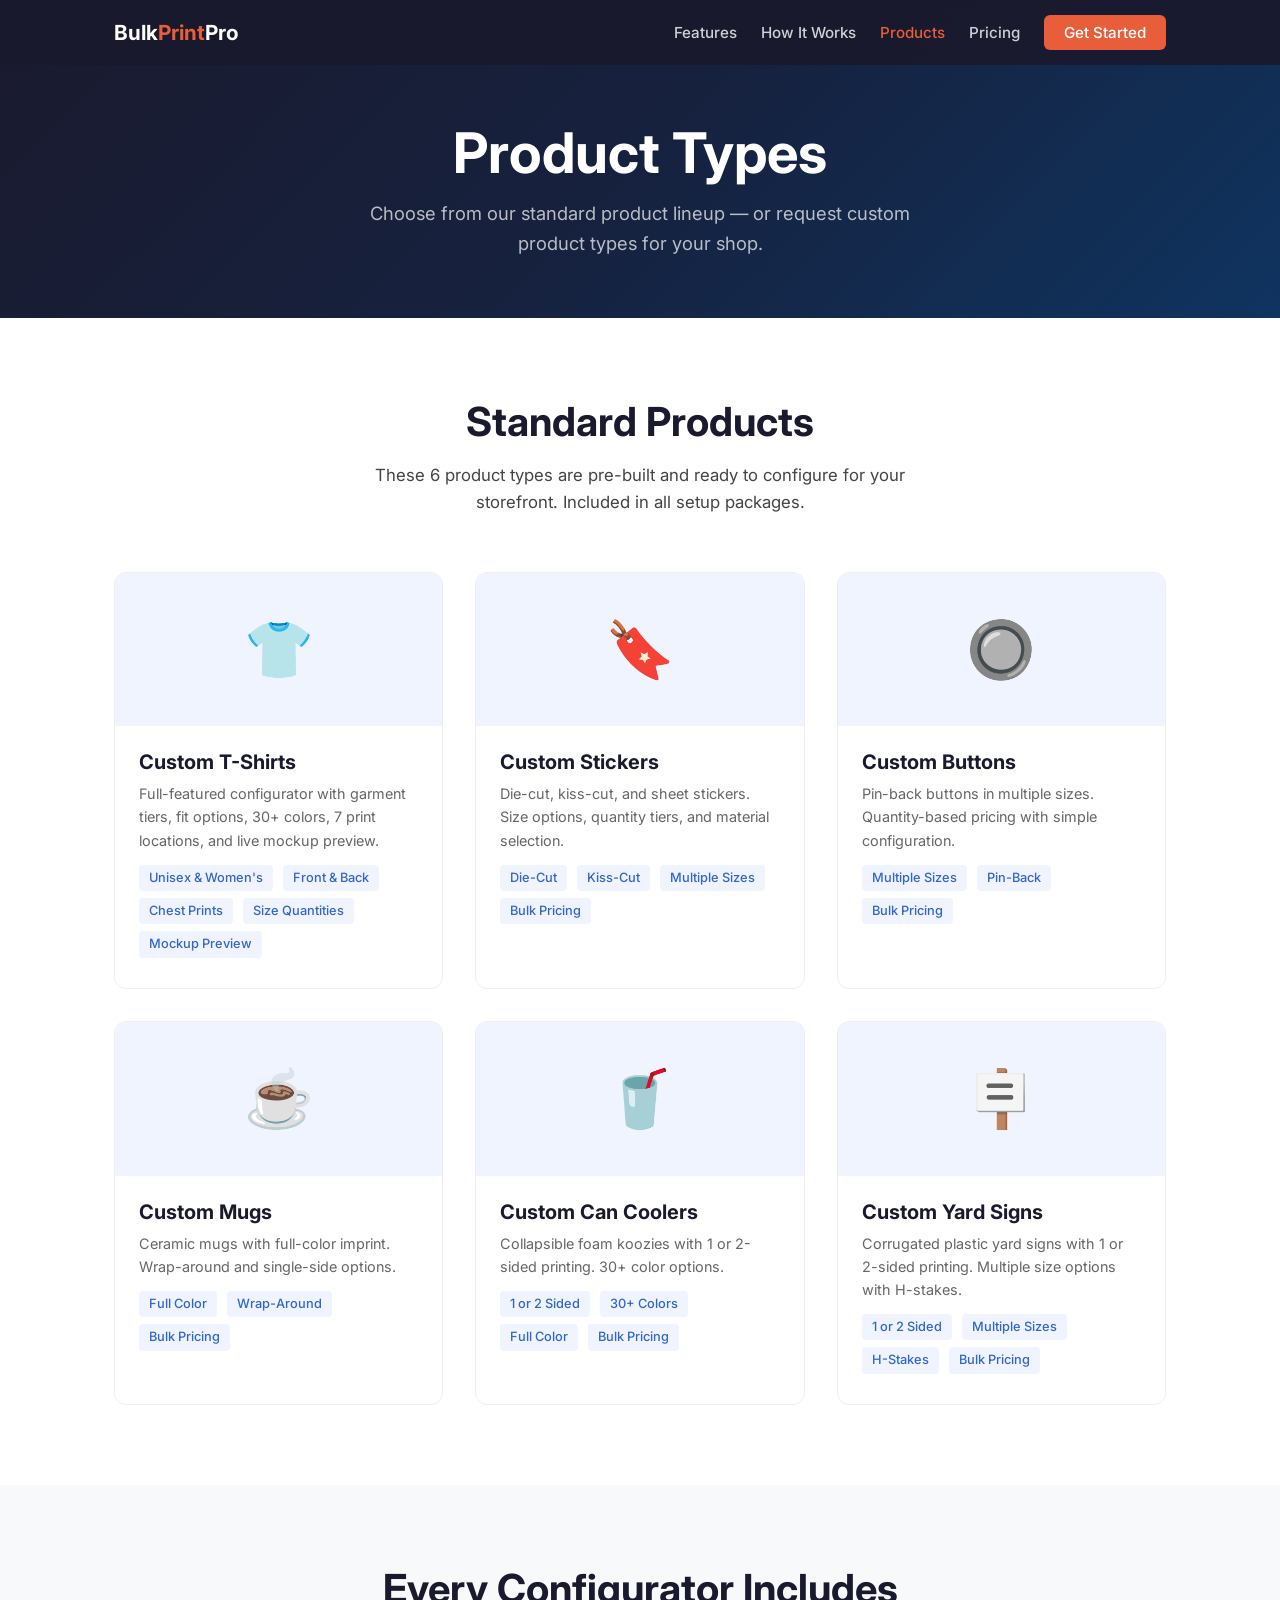
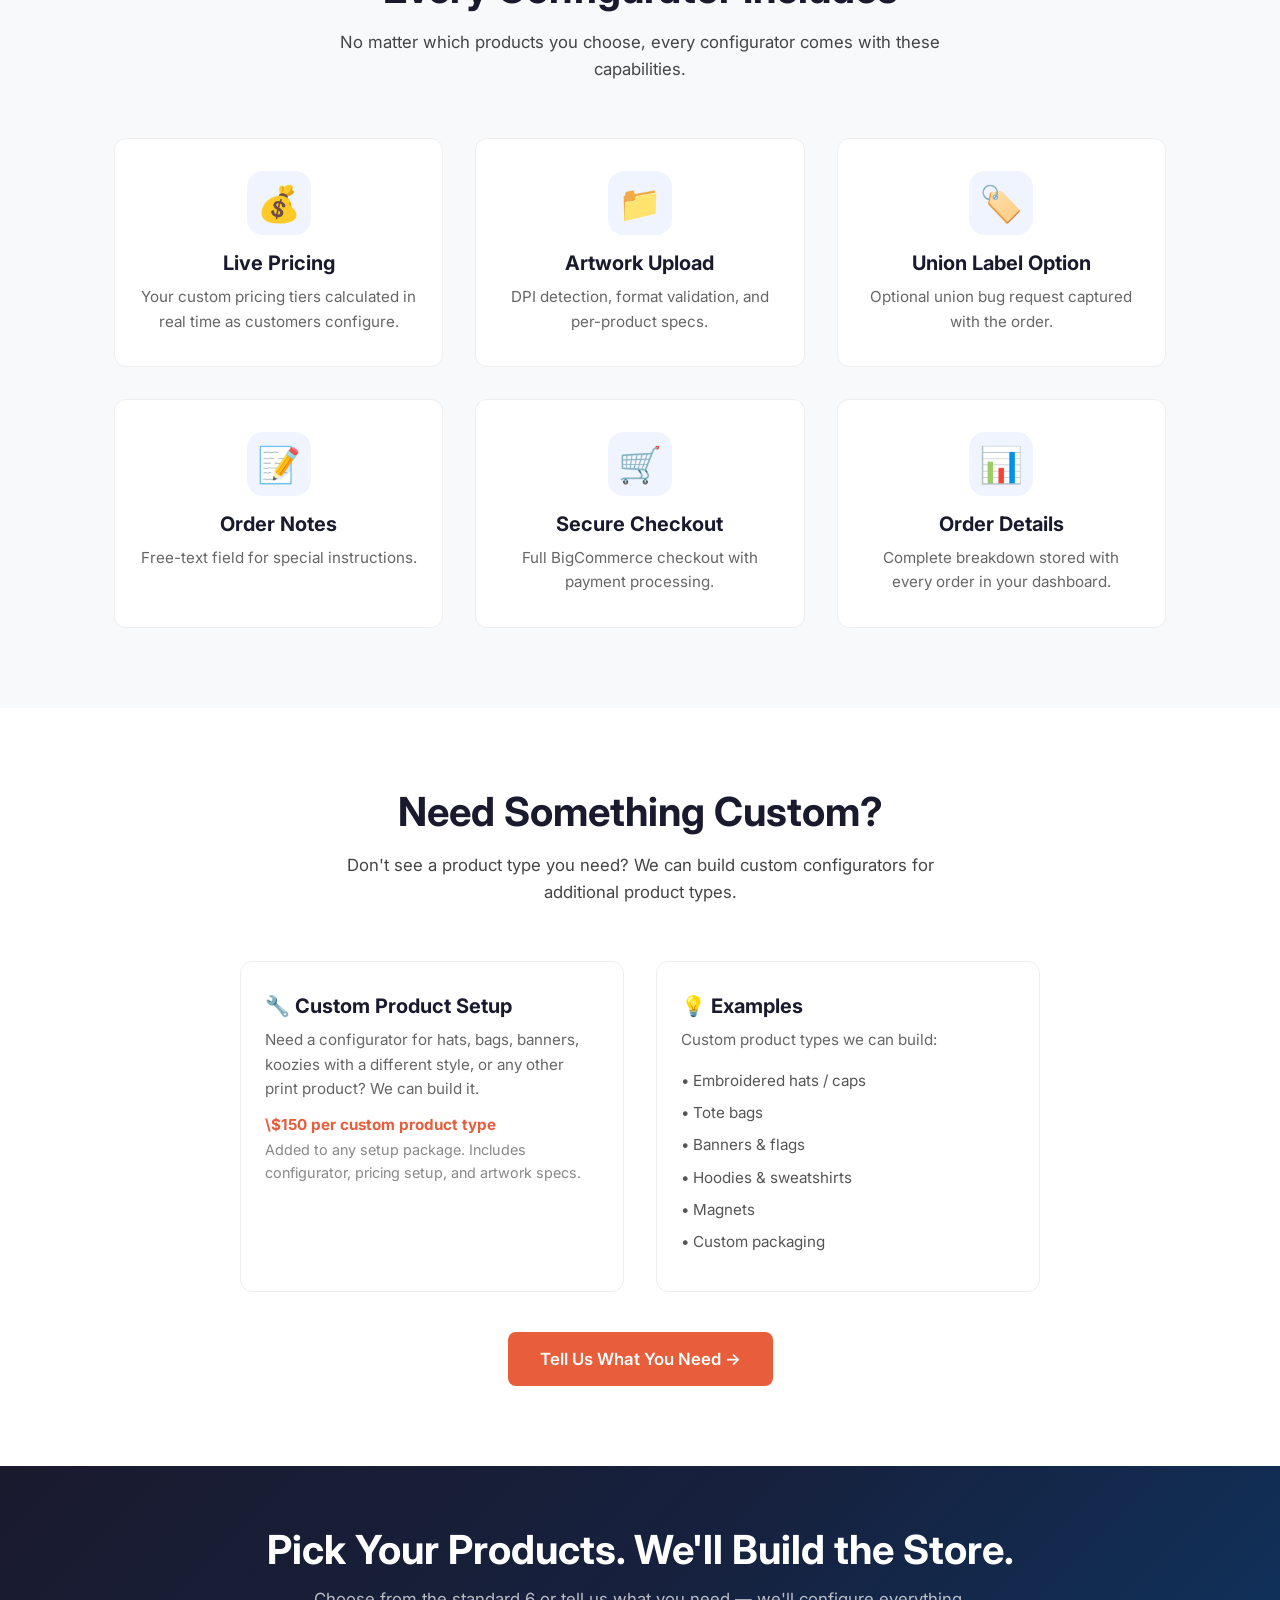
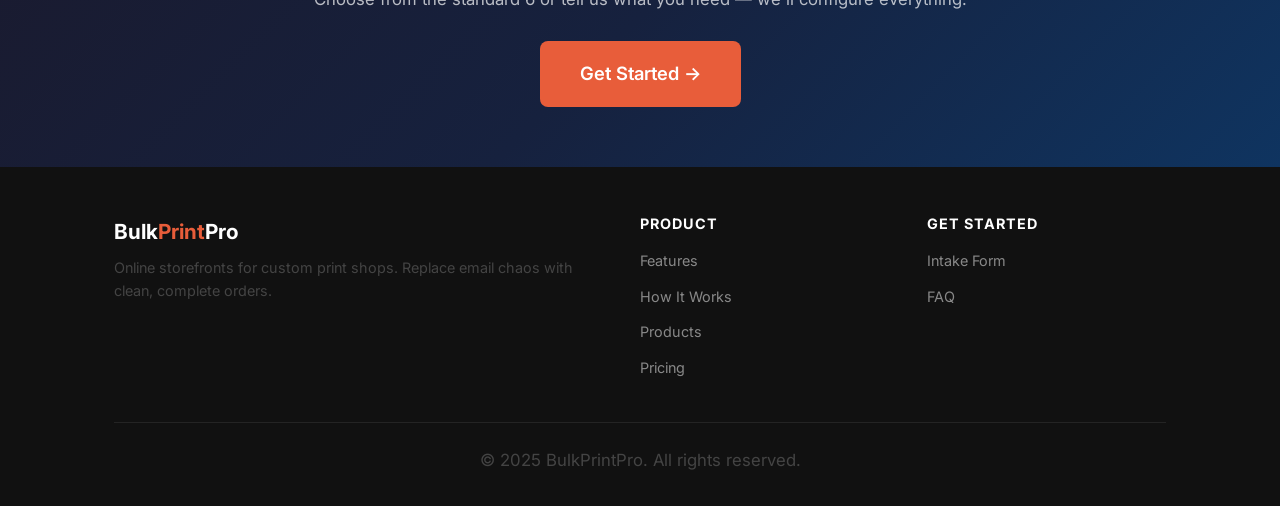
<file: products.html>
<!DOCTYPE html>
<html lang="en">
<head>
  <meta charset="UTF-8">
  <meta name="viewport" content="width=device-width, initial-scale=1.0">
  <title>Products — BulkPrintPro</title>
  <meta name="description" content="T-shirts, stickers, buttons, mugs, can coolers, yard signs — see the standard product types available for your BulkPrintPro storefront.">
  <link rel="preconnect" href="https://fonts.googleapis.com">
  <link href="https://fonts.googleapis.com/css2?family=Inter:wght@400;500;600;700&display=swap" rel="stylesheet">
  <link rel="stylesheet" href="css/styles.css">
</head>
<body>

  <!-- NAV -->
  <nav class="nav" id="nav">
    <div class="container">
      <a href="/" class="nav-logo">Bulk<span>Print</span>Pro</a>
      <ul class="nav-links" id="navLinks">
        <li><a href="/features.html">Features</a></li>
        <li><a href="/how-it-works.html">How It Works</a></li>
        <li><a href="/products.html" class="active">Products</a></li>
        <li><a href="/pricing.html">Pricing</a></li>
        <li><a href="/get-started.html" class="nav-cta">Get Started</a></li>
      </ul>
      <button class="hamburger" id="hamburger" aria-label="Toggle menu">
        <span></span><span></span><span></span>
      </button>
    </div>
  </nav>

  <!-- HEADER -->
  <section class="page-header">
    <div class="container">
      <h1>Product Types</h1>
      <p>Choose from our standard product lineup — or request custom product types for your shop.</p>
    </div>
  </section>

  <!-- STANDARD PRODUCTS -->
  <section>
    <div class="container">
      <div class="section-header">
        <h2>Standard Products</h2>
        <p>These 6 product types are pre-built and ready to configure for your storefront. Included in all setup packages.</p>
      </div>
      <div class="card-grid cols-3">

        <!-- T-Shirts -->
        <div class="product-card">
          <div class="product-card-img">👕</div>
          <div class="product-card-body">
            <h3>Custom T-Shirts</h3>
            <p>Full-featured configurator with garment tiers, fit options, 30+ colors, 7 print locations, and live mockup preview.</p>
            <div>
              <span class="product-tag">Unisex & Women's</span>
              <span class="product-tag">Front & Back</span>
              <span class="product-tag">Chest Prints</span>
              <span class="product-tag">Size Quantities</span>
              <span class="product-tag">Mockup Preview</span>
            </div>
          </div>
        </div>

        <!-- Stickers -->
        <div class="product-card">
          <div class="product-card-img">🔖</div>
          <div class="product-card-body">
            <h3>Custom Stickers</h3>
            <p>Die-cut, kiss-cut, and sheet stickers. Size options, quantity tiers, and material selection.</p>
            <div>
              <span class="product-tag">Die-Cut</span>
              <span class="product-tag">Kiss-Cut</span>
              <span class="product-tag">Multiple Sizes</span>
              <span class="product-tag">Bulk Pricing</span>
            </div>
          </div>
        </div>

        <!-- Buttons -->
        <div class="product-card">
          <div class="product-card-img">🔘</div>
          <div class="product-card-body">
            <h3>Custom Buttons</h3>
            <p>Pin-back buttons in multiple sizes. Quantity-based pricing with simple configuration.</p>
            <div>
              <span class="product-tag">Multiple Sizes</span>
              <span class="product-tag">Pin-Back</span>
              <span class="product-tag">Bulk Pricing</span>
            </div>
          </div>
        </div>

        <!-- Mugs -->
        <div class="product-card">
          <div class="product-card-img">☕</div>
          <div class="product-card-body">
            <h3>Custom Mugs</h3>
            <p>Ceramic mugs with full-color imprint. Wrap-around and single-side options.</p>
            <div>
              <span class="product-tag">Full Color</span>
              <span class="product-tag">Wrap-Around</span>
              <span class="product-tag">Bulk Pricing</span>
            </div>
          </div>
        </div>

        <!-- Can Coolers -->
        <div class="product-card">
          <div class="product-card-img">🥤</div>
          <div class="product-card-body">
            <h3>Custom Can Coolers</h3>
            <p>Collapsible foam koozies with 1 or 2-sided printing. 30+ color options.</p>
            <div>
              <span class="product-tag">1 or 2 Sided</span>
              <span class="product-tag">30+ Colors</span>
              <span class="product-tag">Full Color</span>
              <span class="product-tag">Bulk Pricing</span>
            </div>
          </div>
        </div>

        <!-- Yard Signs -->
        <div class="product-card">
          <div class="product-card-img">🪧</div>
          <div class="product-card-body">
            <h3>Custom Yard Signs</h3>
            <p>Corrugated plastic yard signs with 1 or 2-sided printing. Multiple size options with H-stakes.</p>
            <div>
              <span class="product-tag">1 or 2 Sided</span>
              <span class="product-tag">Multiple Sizes</span>
              <span class="product-tag">H-Stakes</span>
              <span class="product-tag">Bulk Pricing</span>
            </div>
          </div>
        </div>

      </div>
    </div>
  </section>

  <!-- WHAT EACH CONFIGURATOR INCLUDES -->
  <section class="bg-light">
    <div class="container">
      <div class="section-header">
        <h2>Every Configurator Includes</h2>
        <p>No matter which products you choose, every configurator comes with these capabilities.</p>
      </div>
      <div class="card-grid cols-3">
        <div class="card card-centered">
          <div class="card-icon">💰</div>
          <h3>Live Pricing</h3>
          <p>Your custom pricing tiers calculated in real time as customers configure.</p>
        </div>
        <div class="card card-centered">
          <div class="card-icon">📁</div>
          <h3>Artwork Upload</h3>
          <p>DPI detection, format validation, and per-product specs.</p>
        </div>
        <div class="card card-centered">
          <div class="card-icon">🏷️</div>
          <h3>Union Label Option</h3>
          <p>Optional union bug request captured with the order.</p>
        </div>
        <div class="card card-centered">
          <div class="card-icon">📝</div>
          <h3>Order Notes</h3>
          <p>Free-text field for special instructions.</p>
        </div>
        <div class="card card-centered">
          <div class="card-icon">🛒</div>
          <h3>Secure Checkout</h3>
          <p>Full BigCommerce checkout with payment processing.</p>
        </div>
        <div class="card card-centered">
          <div class="card-icon">📊</div>
          <h3>Order Details</h3>
          <p>Complete breakdown stored with every order in your dashboard.</p>
        </div>
      </div>
    </div>
  </section>

  <!-- CUSTOM PRODUCTS -->
  <section>
    <div class="container">
      <div class="section-header">
        <h2>Need Something Custom?</h2>
        <p>Don't see a product type you need? We can build custom configurators for additional product types.</p>
      </div>
      <div class="card-grid cols-2" style="max-width: 800px; margin: 0 auto;">
        <div class="card">
          <h3>🔧 Custom Product Setup</h3>
          <p>Need a configurator for hats, bags, banners, koozies with a different style, or any other print product? We can build it.</p>
          <p style="margin-top: 12px;"><strong style="color: #e85d3a;">\$150 per custom product type</strong></p>
          <p style="font-size: 0.9rem; color: #888;">Added to any setup package. Includes configurator, pricing setup, and artwork specs.</p>
        </div>
        <div class="card">
          <h3>💡 Examples</h3>
          <p>Custom product types we can build:</p>
          <ul style="list-style: none; margin-top: 12px;">
            <li style="padding: 4px 0; font-size: 0.95rem; color: #555;">• Embroidered hats / caps</li>
            <li style="padding: 4px 0; font-size: 0.95rem; color: #555;">• Tote bags</li>
            <li style="padding: 4px 0; font-size: 0.95rem; color: #555;">• Banners & flags</li>
            <li style="padding: 4px 0; font-size: 0.95rem; color: #555;">• Hoodies & sweatshirts</li>
            <li style="padding: 4px 0; font-size: 0.95rem; color: #555;">• Magnets</li>
            <li style="padding: 4px 0; font-size: 0.95rem; color: #555;">• Custom packaging</li>
          </ul>
        </div>
      </div>
      <div class="text-center mt-40">
        <a href="/get-started.html" class="btn btn-primary">Tell Us What You Need →</a>
      </div>
    </div>
  </section>

  <!-- CTA -->
  <section class="cta-banner bg-dark">
    <div class="container">
      <h2>Pick Your Products. We'll Build the Store.</h2>
      <p>Choose from the standard 6 or tell us what you need — we'll configure everything.</p>
      <a href="/get-started.html" class="btn btn-primary btn-lg">Get Started →</a>
    </div>
  </section>

  <!-- FOOTER -->
  <footer class="footer">
    <div class="container">
      <div class="footer-grid">
        <div class="footer-brand">
          <div class="nav-logo">Bulk<span>Print</span>Pro</div>
          <p>Online storefronts for custom print shops. Replace email chaos with clean, complete orders.</p>
        </div>
        <div>
          <h4>Product</h4>
          <ul class="footer-links">
            <li><a href="/features.html">Features</a></li>
            <li><a href="/how-it-works.html">How It Works</a></li>
            <li><a href="/products.html">Products</a></li>
            <li><a href="/pricing.html">Pricing</a></li>
          </ul>
        </div>
        <div>
          <h4>Get Started</h4>
          <ul class="footer-links">
            <li><a href="/get-started.html">Intake Form</a></li>
            <li><a href="/pricing.html#faq">FAQ</a></li>
          </ul>
        </div>
      </div>
      <div class="footer-bottom">
        <p>&copy; 2025 BulkPrintPro. All rights reserved.</p>
      </div>
    </div>
  </footer>

  <script src="js/main.js"></script>
</body>
</html>
</file>
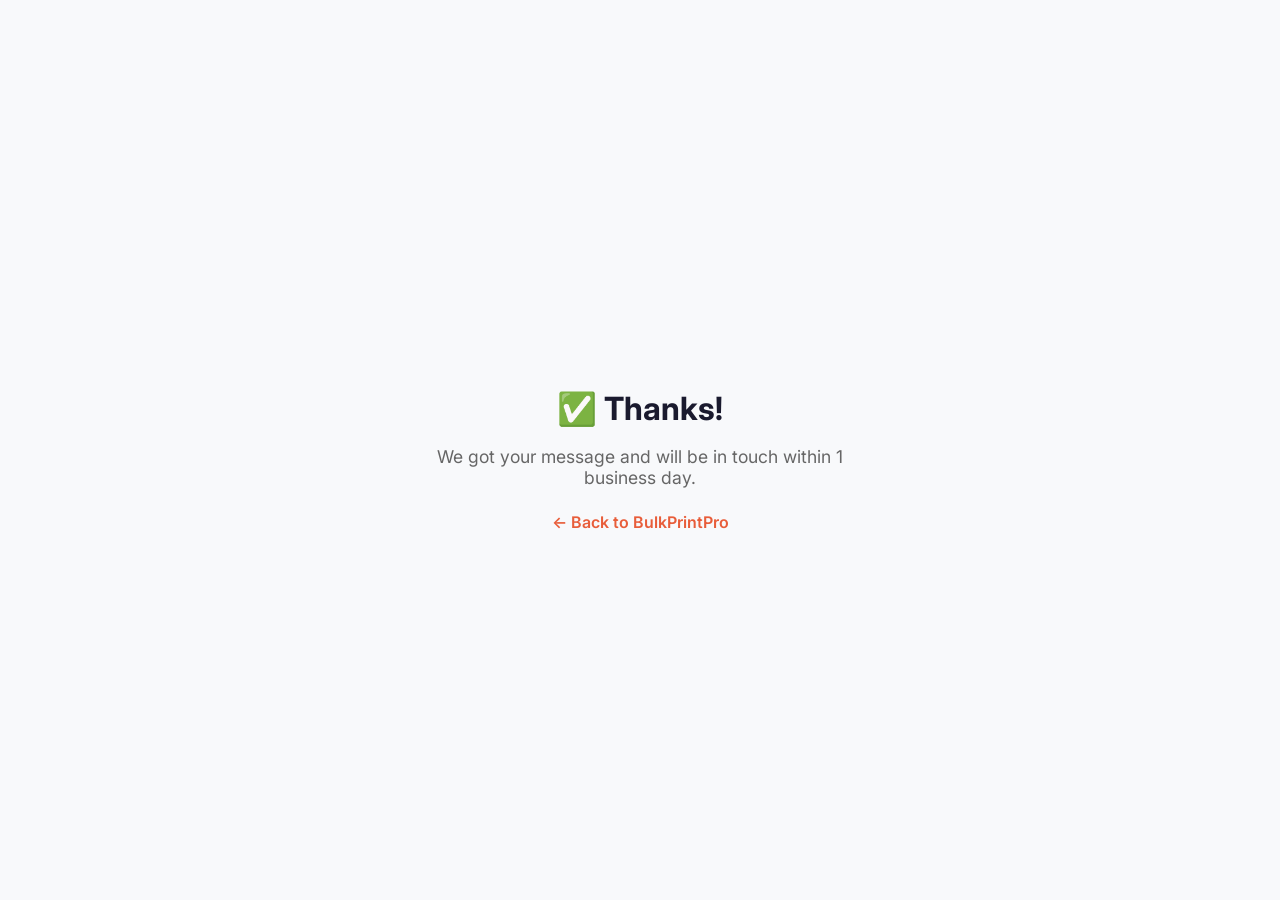
<file: success.html>
<!DOCTYPE html>
<html lang="en">
<head>
  <meta charset="UTF-8">
  <meta name="viewport" content="width=device-width, initial-scale=1.0">
  <title>Thanks! — BulkPrintPro</title>
  <link href="https://fonts.googleapis.com/css2?family=Inter:wght@400;600;700&display=swap" rel="stylesheet">
  <style>
    body { font-family: 'Inter', sans-serif; display: flex; align-items: center; justify-content: center; min-height: 100vh; background: #f8f9fb; text-align: center; margin: 0; }
    .wrap { max-width: 480px; padding: 40px 24px; }
    h1 { font-size: 2rem; margin-bottom: 12px; color: #1a1a2e; }
    p { color: #666; font-size: 1.1rem; margin-bottom: 24px; }
    a { color: #e85d3a; font-weight: 600; text-decoration: none; }
    a:hover { text-decoration: underline; }
  </style>
</head>
<body>
  <div class="wrap">
    <h1>✅ Thanks!</h1>
    <p>We got your message and will be in touch within 1 business day.</p>
    <a href="/">← Back to BulkPrintPro</a>
  </div>
</body>
</html>
</file>
<file: css/styles.css>
/* ============================================
   BULK PRINT PRO — Landing Site Styles
   ============================================ */

/* --- Reset & Base --- */
*, *::before, *::after {
  box-sizing: border-box;
  margin: 0;
  padding: 0;
}

html { scroll-behavior: smooth; }

body {
  font-family: 'Inter', -apple-system, BlinkMacSystemFont, 'Segoe UI', sans-serif;
  color: #1a1a2e;
  line-height: 1.6;
  background: #ffffff;
  -webkit-font-smoothing: antialiased;
}

img { max-width: 100%; height: auto; display: block; }
a { text-decoration: none; color: inherit; }

h1, h2, h3, h4 { line-height: 1.2; font-weight: 700; }
h1 { font-size: clamp(2.2rem, 5vw, 3.5rem); }
h2 { font-size: clamp(1.8rem, 4vw, 2.5rem); margin-bottom: 16px; }
h3 { font-size: 1.25rem; }
p { font-size: 1.05rem; color: #444; }

.container { max-width: 1100px; margin: 0 auto; padding: 0 24px; }
section { padding: 80px 0; }

/* --- Buttons --- */
.btn {
  display: inline-block;
  padding: 14px 32px;
  border-radius: 8px;
  font-size: 1.05rem;
  font-weight: 600;
  cursor: pointer;
  transition: all 0.25s ease;
  border: none;
  text-align: center;
}

.btn-primary { background: #e85d3a; color: #fff; }
.btn-primary:hover {
  background: #d14825;
  transform: translateY(-2px);
  box-shadow: 0 4px 12px rgba(232, 93, 58, 0.35);
}

.btn-secondary {
  background: transparent;
  color: #fff;
  border: 2px solid rgba(255, 255, 255, 0.7);
}
.btn-secondary:hover {
  background: rgba(255, 255, 255, 0.1);
  border-color: #fff;
}

.btn-outline {
  background: transparent;
  color: #e85d3a;
  border: 2px solid #e85d3a;
}
.btn-outline:hover { background: #e85d3a; color: #fff; }

.btn-white { background: #fff; color: #1a1a2e; }
.btn-white:hover {
  background: #f0f0f0;
  transform: translateY(-2px);
  box-shadow: 0 4px 12px rgba(0,0,0,0.1);
}

.btn-sm { padding: 10px 24px; font-size: 0.95rem; }
.btn-lg { padding: 18px 40px; font-size: 1.15rem; }

/* ============================================
   NAV
   ============================================ */
.nav {
  position: fixed;
  top: 0; left: 0; right: 0;
  z-index: 1000;
  background: rgba(26, 26, 46, 0.95);
  backdrop-filter: blur(10px);
  padding: 16px 0;
  transition: box-shadow 0.3s ease;
}

.nav.scrolled { box-shadow: 0 2px 20px rgba(0,0,0,0.15); }

.nav .container {
  display: flex;
  justify-content: space-between;
  align-items: center;
}

.nav-logo { font-size: 1.3rem; font-weight: 700; color: #fff; }
.nav-logo span { color: #e85d3a; }

.nav-links {
  display: flex;
  gap: 24px;
  list-style: none;
  align-items: center;
}

.nav-links a {
  color: rgba(255,255,255,0.8);
  font-size: 0.95rem;
  font-weight: 500;
  transition: color 0.2s;
}
.nav-links a:hover { color: #fff; }
.nav-links a.active { color: #e85d3a; }

.nav-cta {
  background: #e85d3a;
  color: #fff !important;
  padding: 8px 20px;
  border-radius: 6px;
}
.nav-cta:hover { background: #d14825; }

.hamburger {
  display: none;
  flex-direction: column;
  gap: 5px;
  cursor: pointer;
  background: none;
  border: none;
  padding: 4px;
}
.hamburger span {
  display: block;
  width: 24px;
  height: 2px;
  background: #fff;
  transition: all 0.3s ease;
}

/* ============================================
   HERO (Home)
   ============================================ */
.hero {
  background: linear-gradient(135deg, #1a1a2e 0%, #16213e 50%, #0f3460 100%);
  color: #fff;
  padding: 140px 0 100px;
  text-align: center;
  position: relative;
  overflow: hidden;
}

.hero::before {
  content: '';
  position: absolute;
  top: -50%; left: -50%;
  width: 200%; height: 200%;
  background: radial-gradient(circle at 30% 50%, rgba(232,93,58,0.08) 0%, transparent 50%),
              radial-gradient(circle at 70% 50%, rgba(15,52,96,0.2) 0%, transparent 50%);
  animation: heroGlow 15s ease-in-out infinite alternate;
}

@keyframes heroGlow {
  from { transform: rotate(0deg); }
  to { transform: rotate(5deg); }
}

.hero .container { position: relative; z-index: 1; }

.hero-badge {
  display: inline-block;
  background: rgba(232,93,58,0.15);
  color: #e85d3a;
  padding: 6px 16px;
  border-radius: 20px;
  font-size: 0.85rem;
  font-weight: 600;
  margin-bottom: 24px;
  letter-spacing: 0.5px;
}

.hero h1 { margin-bottom: 20px; max-width: 750px; margin-left: auto; margin-right: auto; }
.hero p {
  color: rgba(255,255,255,0.75);
  font-size: 1.2rem;
  max-width: 600px;
  margin: 0 auto 36px;
  line-height: 1.7;
}

.hero-buttons {
  display: flex;
  gap: 16px;
  justify-content: center;
  flex-wrap: wrap;
}

/* --- Page Header (non-home pages) --- */
.page-header {
  background: linear-gradient(135deg, #1a1a2e 0%, #16213e 50%, #0f3460 100%);
  color: #fff;
  padding: 120px 0 60px;
  text-align: center;
}

.page-header p {
  color: rgba(255,255,255,0.7);
  max-width: 600px;
  margin: 12px auto 0;
  font-size: 1.15rem;
}

/* ============================================
   SECTION HELPERS
   ============================================ */
.bg-light { background: #f8f9fb; }
.bg-dark {
  background: linear-gradient(135deg, #1a1a2e 0%, #16213e 50%, #0f3460 100%);
  color: #fff;
}
.bg-dark p { color: rgba(255,255,255,0.7); }
.bg-dark h2 { color: #fff; }

.section-header { text-align: center; margin-bottom: 56px; }
.section-header p { max-width: 600px; margin: 12px auto 0; }

.text-center { text-align: center; }
.mt-40 { margin-top: 40px; }
.mt-24 { margin-top: 24px; }
.mb-0 { margin-bottom: 0; }

/* ============================================
   CARDS
   ============================================ */
.card-grid {
  display: grid;
  gap: 32px;
}
.card-grid.cols-2 { grid-template-columns: repeat(2, 1fr); }
.card-grid.cols-3 { grid-template-columns: repeat(3, 1fr); }
.card-grid.cols-4 { grid-template-columns: repeat(4, 1fr); }

.card {
  background: #fff;
  border-radius: 12px;
  padding: 32px 24px;
  border: 1px solid #eee;
  transition: all 0.3s ease;
}

.card:hover {
  transform: translateY(-4px);
  box-shadow: 0 8px 30px rgba(0,0,0,0.08);
  border-color: transparent;
}

.card-icon {
  font-size: 2.2rem;
  margin-bottom: 16px;
  display: inline-block;
  width: 64px;
  height: 64px;
  line-height: 64px;
  text-align: center;
  background: #f0f4ff;
  border-radius: 16px;
}

.card h3 { margin-bottom: 10px; }
.card p { font-size: 0.95rem; color: #666; }

.card-centered { text-align: center; }

/* ============================================
   PROBLEM CARDS
   ============================================ */
.problem-card {
  display: flex;
  gap: 16px;
  align-items: flex-start;
}

.problem-icon {
  font-size: 1.8rem;
  flex-shrink: 0;
  width: 48px;
  height: 48px;
  display: flex;
  align-items: center;
  justify-content: center;
  background: #fef2f0;
  border-radius: 10px;
}

/* ============================================
   STEPS (How It Works)
   ============================================ */
.steps {
  display: grid;
  grid-template-columns: repeat(3, 1fr);
  gap: 40px;
  max-width: 900px;
  margin: 0 auto;
  position: relative;
}

.steps::before {
  content: '';
  position: absolute;
  top: 40px;
  left: 15%; right: 15%;
  height: 2px;
  background: #e85d3a;
  opacity: 0.2;
}

.step { text-align: center; position: relative; }

.step-number {
  width: 64px;
  height: 64px;
  background: linear-gradient(135deg, #e85d3a, #d14825);
  color: #fff;
  border-radius: 50%;
  font-size: 1.5rem;
  font-weight: 700;
  display: flex;
  align-items: center;
  justify-content: center;
  margin: 0 auto 20px;
  position: relative;
  z-index: 1;
}

.step p { font-size: 0.95rem; color: #666; }

/* ============================================
   SCREENSHOT SECTIONS
   ============================================ */
.screenshot-section {
  display: grid;
  grid-template-columns: 1fr 1fr;
  gap: 48px;
  align-items: center;
}

.screenshot-section.reversed { direction: rtl; }
.screenshot-section.reversed > * { direction: ltr; }

.screenshot-img {
  border-radius: 12px;
  box-shadow: 0 8px 40px rgba(0,0,0,0.12);
  border: 1px solid #e0e0e0;
  overflow: hidden;
}

.screenshot-img img {
  width: 100%;
  display: block;
}

.screenshot-placeholder {
  background: linear-gradient(135deg, #1a1a2e, #16213e);
  border-radius: 12px;
  padding: 60px 32px;
  color: rgba(255,255,255,0.4);
  text-align: center;
  min-height: 300px;
  display: flex;
  flex-direction: column;
  align-items: center;
  justify-content: center;
  gap: 12px;
  border: 2px dashed rgba(255,255,255,0.15);
  font-size: 0.95rem;
}

.screenshot-text h3 {
  font-size: 1.4rem;
  margin-bottom: 12px;
}

.screenshot-text p {
  margin-bottom: 12px;
}

.screenshot-text ul {
  list-style: none;
  margin: 16px 0;
}

.screenshot-text ul li {
  padding: 6px 0;
  font-size: 0.95rem;
  color: #555;
  display: flex;
  align-items: flex-start;
  gap: 10px;
}

.screenshot-text ul li::before {
  content: '✓';
  color: #e85d3a;
  font-weight: 700;
  flex-shrink: 0;
}

/* ============================================
   PRICING
   ============================================ */
.pricing-cards {
  display: grid;
  gap: 32px;
  max-width: 900px;
  margin: 0 auto;
}

.pricing-cards.cols-2 { grid-template-columns: repeat(2, 1fr); }
.pricing-cards.cols-3 { grid-template-columns: repeat(3, 1fr); }

.pricing-card {
  background: #fff;
  border-radius: 16px;
  padding: 40px 32px;
  border: 1px solid #eee;
  text-align: center;
  transition: all 0.3s ease;
}

.pricing-card:hover { box-shadow: 0 8px 30px rgba(0,0,0,0.08); }

.pricing-card.featured {
  border: 2px solid #e85d3a;
  position: relative;
}

.pricing-card.featured::before {
  content: attr(data-badge);
  position: absolute;
  top: -12px;
  left: 50%;
  transform: translateX(-50%);
  background: #e85d3a;
  color: #fff;
  padding: 4px 16px;
  border-radius: 12px;
  font-size: 0.8rem;
  font-weight: 600;
  white-space: nowrap;
}

.pricing-label {
  font-size: 0.85rem;
  font-weight: 600;
  text-transform: uppercase;
  letter-spacing: 1px;
  color: #999;
  margin-bottom: 12px;
}

.pricing-amount { font-size: 2.8rem; font-weight: 700; color: #1a1a2e; margin-bottom: 4px; }
.pricing-period { color: #888; font-size: 0.95rem; margin-bottom: 28px; }

.pricing-features {
  list-style: none;
  text-align: left;
  margin-bottom: 32px;
}

.pricing-features li {
  padding: 8px 0;
  font-size: 0.95rem;
  color: #555;
  display: flex;
  align-items: flex-start;
  gap: 10px;
}

.pricing-features li::before {
  content: '✓';
  color: #e85d3a;
  font-weight: 700;
  flex-shrink: 0;
}

.pricing-note {
  background: #fff3e0;
  border: 1px solid #ffe0b2;
  border-radius: 10px;
  padding: 20px 24px;
  margin-top: 40px;
  max-width: 700px;
  margin-left: auto;
  margin-right: auto;
}

.pricing-note p { font-size: 0.95rem; color: #555; }
.pricing-note strong { color: #1a1a2e; }

/* ============================================
   PRODUCT CARDS
   ============================================ */
.product-card {
  background: #fff;
  border-radius: 12px;
  border: 1px solid #eee;
  overflow: hidden;
  transition: all 0.3s ease;
}

.product-card:hover {
  transform: translateY(-4px);
  box-shadow: 0 8px 30px rgba(0,0,0,0.08);
}

.product-card-img {
  background: #f0f4ff;
  padding: 32px;
  text-align: center;
  font-size: 3.5rem;
  min-height: 140px;
  display: flex;
  align-items: center;
  justify-content: center;
}

.product-card-body { padding: 24px; }
.product-card-body h3 { margin-bottom: 8px; }
.product-card-body p { font-size: 0.9rem; color: #666; margin-bottom: 12px; }

.product-tag {
  display: inline-block;
  background: #f0f4ff;
  color: #3366cc;
  padding: 3px 10px;
  border-radius: 4px;
  font-size: 0.8rem;
  font-weight: 500;
  margin-right: 6px;
  margin-bottom: 6px;
}

.product-tag.custom {
  background: #fff3e0;
  color: #e85d3a;
}

/* ============================================
   FAQ
   ============================================ */
.faq-list { max-width: 700px; margin: 0 auto; }
.faq-item { border-bottom: 1px solid #eee; }

.faq-question {
  width: 100%;
  background: none;
  border: none;
  padding: 20px 0;
  font-size: 1.05rem;
  font-weight: 600;
  text-align: left;
  cursor: pointer;
  display: flex;
  justify-content: space-between;
  align-items: center;
  color: #1a1a2e;
  font-family: inherit;
}

.faq-question:hover { color: #e85d3a; }

.faq-arrow {
  transition: transform 0.3s ease;
  font-size: 0.85rem;
  color: #999;
}

.faq-item.open .faq-arrow { transform: rotate(180deg); }

.faq-answer {
  max-height: 0;
  overflow: hidden;
  transition: max-height 0.3s ease, padding 0.3s ease;
}

.faq-item.open .faq-answer { max-height: 300px; padding-bottom: 20px; }
.faq-answer p { font-size: 0.95rem; color: #666; line-height: 1.7; }

/* ============================================
   FORMS
   ============================================ */
.form-card {
  background: #fff;
  border-radius: 16px;
  padding: 48px 40px;
  max-width: 700px;
  margin: 0 auto;
  box-shadow: 0 4px 20px rgba(0,0,0,0.06);
}

.form-section-title {
  font-size: 1.1rem;
  font-weight: 700;
  color: #1a1a2e;
  margin: 32px 0 16px;
  padding-bottom: 8px;
  border-bottom: 2px solid #f0f0f0;
}

.form-section-title:first-of-type { margin-top: 0; }

.form-group { margin-bottom: 20px; }

.form-group label {
  display: block;
  font-size: 0.9rem;
  font-weight: 500;
  margin-bottom: 6px;
  color: #333;
}

.form-group label .optional {
  color: #999;
  font-weight: 400;
}

.form-group input[type="text"],
.form-group input[type="email"],
.form-group input[type="url"],
.form-group input[type="tel"],
.form-group textarea,
.form-group select {
  width: 100%;
  padding: 12px 16px;
  border-radius: 8px;
  border: 1px solid #ddd;
  background: #fff;
  color: #1a1a2e;
  font-size: 1rem;
  font-family: inherit;
  transition: border-color 0.2s;
}

.form-group input:focus,
.form-group textarea:focus,
.form-group select:focus {
  outline: none;
  border-color: #e85d3a;
  box-shadow: 0 0 0 3px rgba(232,93,58,0.1);
}

.form-group textarea { resize: vertical; min-height: 80px; }
.form-group select { cursor: pointer; }

.form-hint {
  font-size: 0.82rem;
  color: #999;
  margin-top: 4px;
}

.color-picker-group {
  display: flex;
  gap: 12px;
  align-items: center;
}

.color-picker-group input[type="color"] {
  width: 48px;
  height: 42px;
  border: 1px solid #ddd;
  border-radius: 8px;
  padding: 2px;
  cursor: pointer;
  background: #fff;
}

.color-picker-group input[type="text"] {
  flex: 1;
}

.checkbox-grid {
  display: grid;
  grid-template-columns: repeat(2, 1fr);
  gap: 8px;
}

.checkbox-item {
  display: flex;
  align-items: center;
  gap: 8px;
  font-size: 0.95rem;
  color: #444;
  cursor: pointer;
}

.checkbox-item input[type="checkbox"] {
  width: 18px;
  height: 18px;
  accent-color: #e85d3a;
  cursor: pointer;
}

/* --- Dark form (contact section on home) --- */
.form-dark .form-group label { color: rgba(255,255,255,0.8); }

.form-dark .form-group input,
.form-dark .form-group textarea {
  border: 1px solid rgba(255,255,255,0.15);
  background: rgba(255,255,255,0.08);
  color: #fff;
}

.form-dark .form-group input::placeholder,
.form-dark .form-group textarea::placeholder {
  color: rgba(255,255,255,0.35);
}

.form-dark .form-group input:focus,
.form-dark .form-group textarea:focus {
  border-color: #e85d3a;
  background: rgba(255,255,255,0.12);
  box-shadow: none;
}

/* ============================================
   CTA BANNER
   ============================================ */
.cta-banner {
  text-align: center;
  padding: 60px 0;
}

.cta-banner h2 { margin-bottom: 12px; }
.cta-banner p { margin-bottom: 28px; }

.cta-banner.bg-dark p { color: rgba(255,255,255,0.7); }

/* ============================================
   COMPARISON TABLE
   ============================================ */
.comparison-table {
  width: 100%;
  border-collapse: collapse;
  margin: 0 auto;
  background: #fff;
  border-radius: 12px;
  overflow: hidden;
  box-shadow: 0 2px 12px rgba(0,0,0,0.06);
}

.comparison-table th,
.comparison-table td {
  padding: 16px 20px;
  text-align: left;
  font-size: 0.95rem;
}

.comparison-table thead th {
  background: #1a1a2e;
  color: #fff;
  font-weight: 600;
}

.comparison-table tbody tr { border-bottom: 1px solid #f0f0f0; }
.comparison-table tbody tr:last-child { border-bottom: none; }
.comparison-table tbody tr:hover { background: #fafbfd; }

.comparison-table .check { color: #e85d3a; font-weight: 700; }
.comparison-table .dash { color: #ccc; }

/* ============================================
   INFO BOX
   ============================================ */
.info-box {
  background: #eef4ff;
  border: 1px solid #d0e0ff;
  border-radius: 10px;
  padding: 24px;
  margin: 32px 0;
}

.info-box.warning {
  background: #fff8ee;
  border-color: #ffe0b2;
}

.info-box h4 { margin-bottom: 8px; font-size: 1rem; }
.info-box p { font-size: 0.95rem; color: #555; }
.info-box code {
  background: rgba(0,0,0,0.06);
  padding: 2px 6px;
  border-radius: 4px;
  font-size: 0.9rem;
}

/* ============================================
   FOOTER
   ============================================ */
.footer {
  background: #111;
  color: rgba(255,255,255,0.5);
  padding: 48px 0 32px;
}

.footer-grid {
  display: grid;
  grid-template-columns: 2fr 1fr 1fr;
  gap: 48px;
  margin-bottom: 32px;
}

.footer-brand p { font-size: 0.9rem; margin-top: 8px; line-height: 1.6; }

.footer h4 {
  color: #fff;
  font-size: 0.9rem;
  text-transform: uppercase;
  letter-spacing: 1px;
  margin-bottom: 16px;
}

.footer-links { list-style: none; }

.footer-links li { margin-bottom: 10px; }
.footer-links a {
  color: rgba(255,255,255,0.5);
  font-size: 0.9rem;
  transition: color 0.2s;
}
.footer-links a:hover { color: #fff; }

.footer-bottom {
  border-top: 1px solid rgba(255,255,255,0.08);
  padding-top: 24px;
  text-align: center;
  font-size: 0.85rem;
}

/* ============================================
   RESPONSIVE
   ============================================ */
@media (max-width: 768px) {
  section { padding: 60px 0; }

  .nav-links {
    display: none;
    position: absolute;
    top: 100%;
    left: 0; right: 0;
    background: rgba(26,26,46,0.98);
    flex-direction: column;
    padding: 20px 24px;
    gap: 16px;
  }

  .nav-links.open { display: flex; }
  .hamburger { display: flex; }

  .hero { padding: 120px 0 70px; }
  .page-header { padding: 100px 0 50px; }

  .card-grid.cols-2,
  .card-grid.cols-3,
  .card-grid.cols-4 {
    grid-template-columns: 1fr;
  }

  .steps { grid-template-columns: 1fr; gap: 32px; }
  .steps::before { display: none; }

  .screenshot-section,
  .screenshot-section.reversed {
    grid-template-columns: 1fr;
    direction: ltr;
    gap: 32px;
  }

  .pricing-cards.cols-2,
  .pricing-cards.cols-3 {
    grid-template-columns: 1fr;
    max-width: 420px;
  }

  .hero-buttons { flex-direction: column; align-items: center; }
  .footer-grid { grid-template-columns: 1fr; gap: 32px; }
  .checkbox-grid { grid-template-columns: 1fr; }

  .comparison-table { font-size: 0.85rem; }
  .comparison-table th, .comparison-table td { padding: 12px; }

  .form-card { padding: 32px 24px; }
}

@media (max-width: 480px) {
  .container { padding: 0 16px; }
  .hero { padding: 110px 0 60px; }
  .pricing-card { padding: 32px 24px; }
}
</file>
